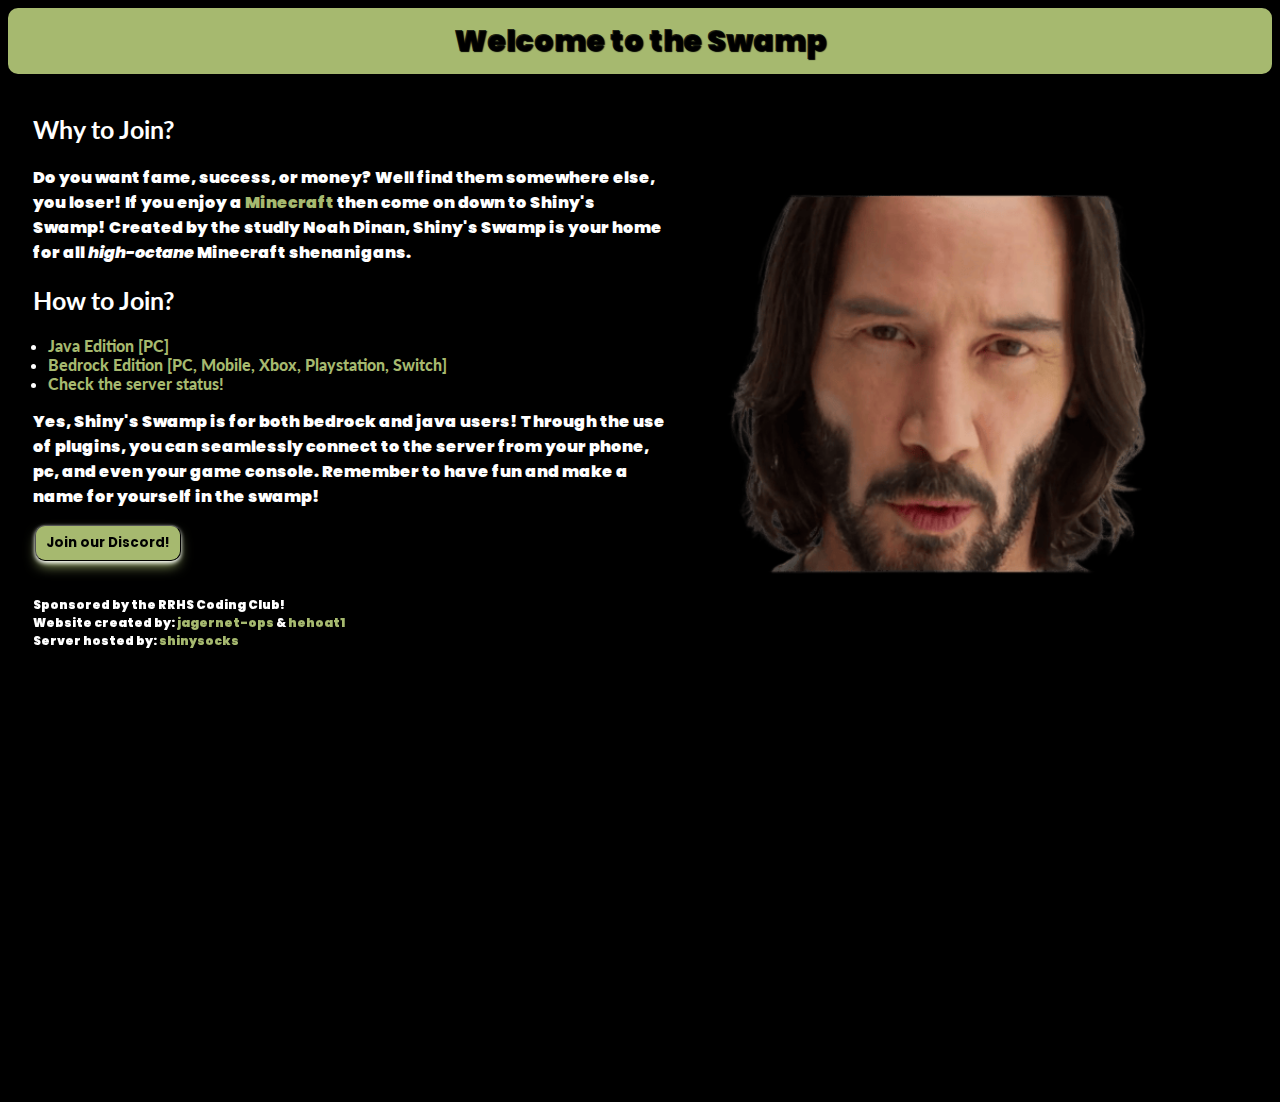
<file: index.html>
<!DOCTYPE html>
<html lang="en">

<head>
  <meta charset="UTF-8">
  <meta http-equiv="X-UA-Compatible" content="IE=edge">
  <meta name="viewport" content="width=device-width, initial-scale=1.0">
  <link rel="icon" href="favicon.ico?" />
  <link rel="stylesheet" href="styles/style.css" />
  <title>Shiny's Swamp</title>
</head>

<body>
  <div class="sticky">Welcome to the Swamp</div>
  <br>
  <h2>Why to Join?</h2>
  <p>
    Do you want fame, success, or money? Well find them somewhere else, you loser! If you enjoy a <a
      target="_blank" href="https://wikipedia.org/wiki/Minecraft">Minecraft</a> then come on down to Shiny's Swamp!
    Created by the studly Noah Dinan, Shiny's Swamp is your home for all <i>high-octane</i> Minecraft shenanigans.
    </p>
  <h2>How to Join?</h2>
  <ul>
    <li>
      <a href="java">Java Edition [PC]</a>
    </li>
    <li>
      <a href="bedrock">Bedrock Edition [PC, Mobile, Xbox, Playstation, Switch]</a>
    </li>
    <li>
      <a href="https://stats.uptimerobot.com/5E4nKcMmG6/794063829" target="_blank">Check the server status!</a>
    </li>
  </ul>
  <p>
    Yes, Shiny's Swamp is for both bedrock and java users! Through the use of plugins, you can seamlessly connect to the
    server from your phone, pc, and even your game console. Remember to have fun and make a name for yourself in the
    swamp!
  </p>
  <a href="https://discord.gg/BTAPRpTCMQ" target="_blank" id="notthisone">
    <button class="button" role="button" id="discord-button"><b>Join our Discord!</b></button>
  </a>
  <br>
  <p id="credits">
    Sponsored by the RRHS Coding Club!
    <br>
    Website created by: <a target="_blank" href="https://github.com/jagernet-ops">jagernet-ops</a> & <a target="_blank" href="https://github.com/hehoat1">hehoat1</a>
    <br>
    Server hosted by: <a target="_blank" href="https://shinysocks.net">shinysocks</a>
    <br>
  </p>
  <img src="images/keanu_is_hot.png" id="keanu-is-hot" alt="Keanu is quite hot">
</body>
</html>
</file>
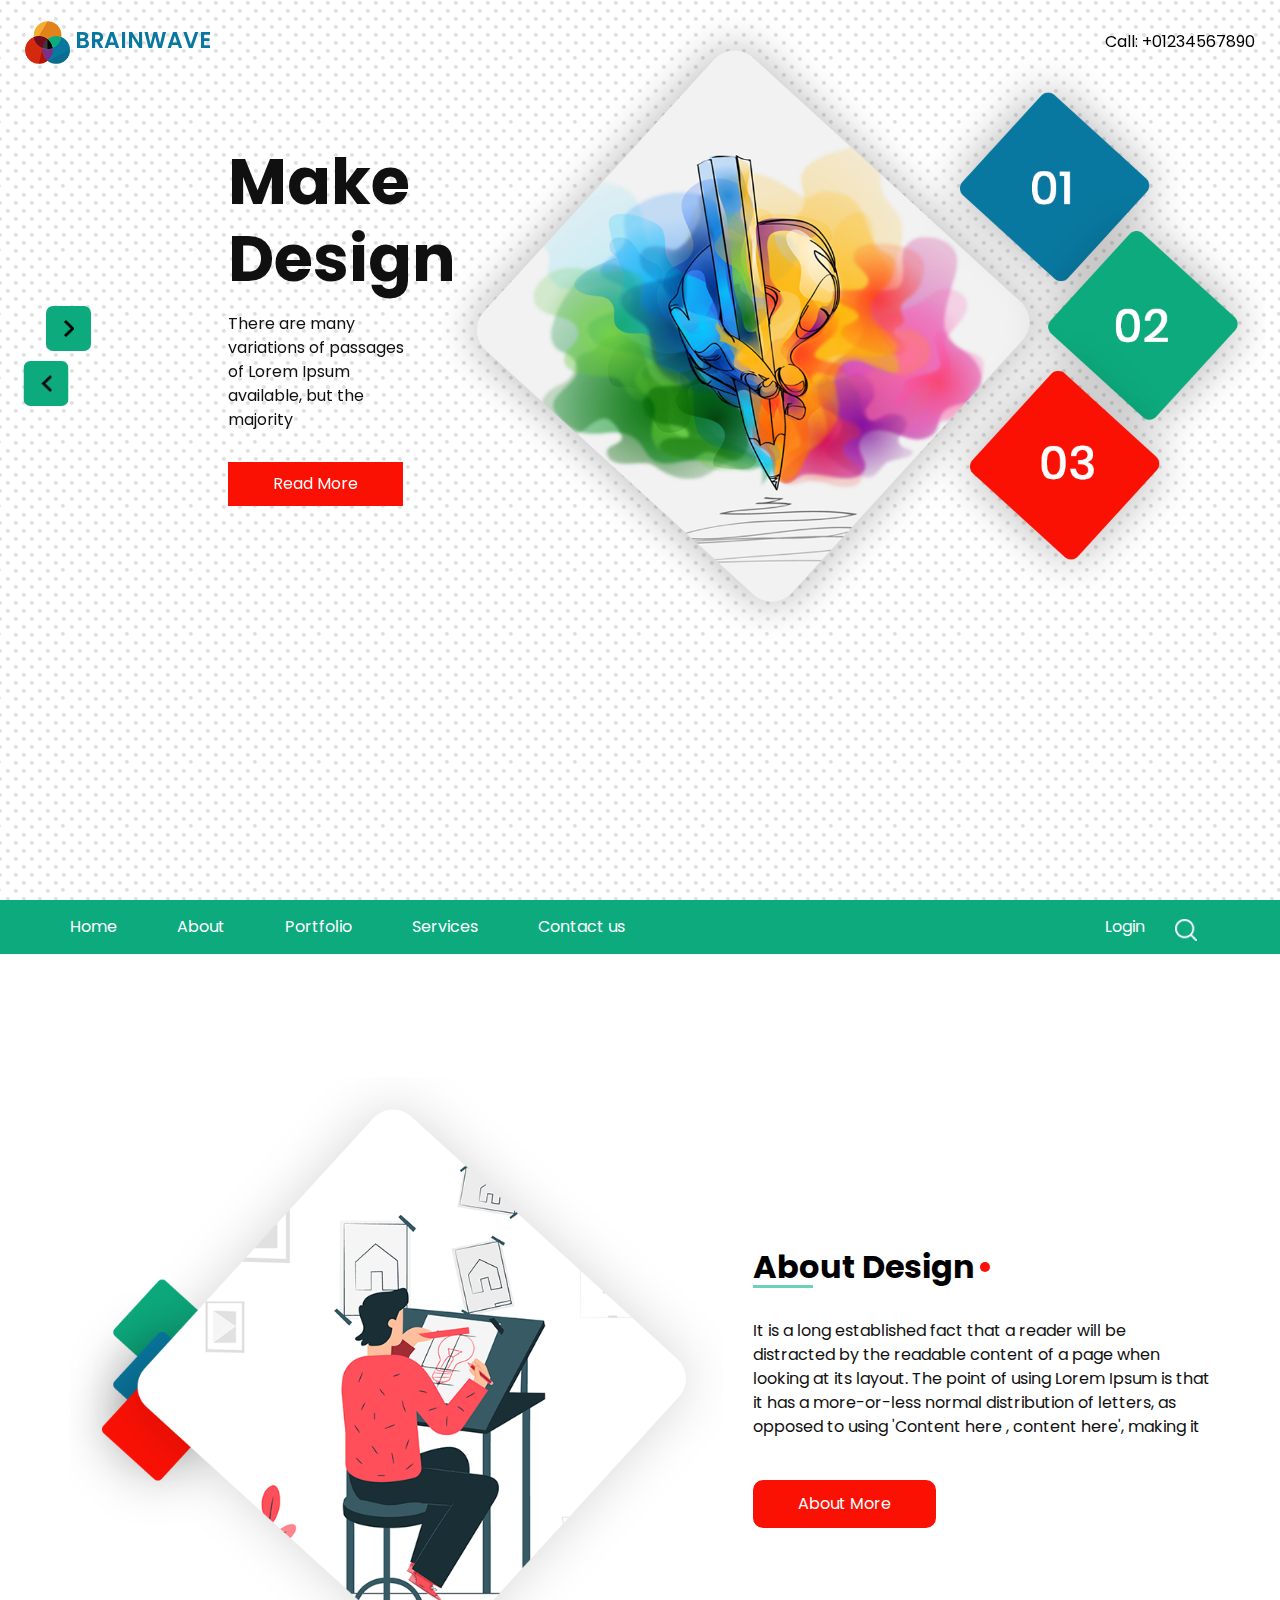
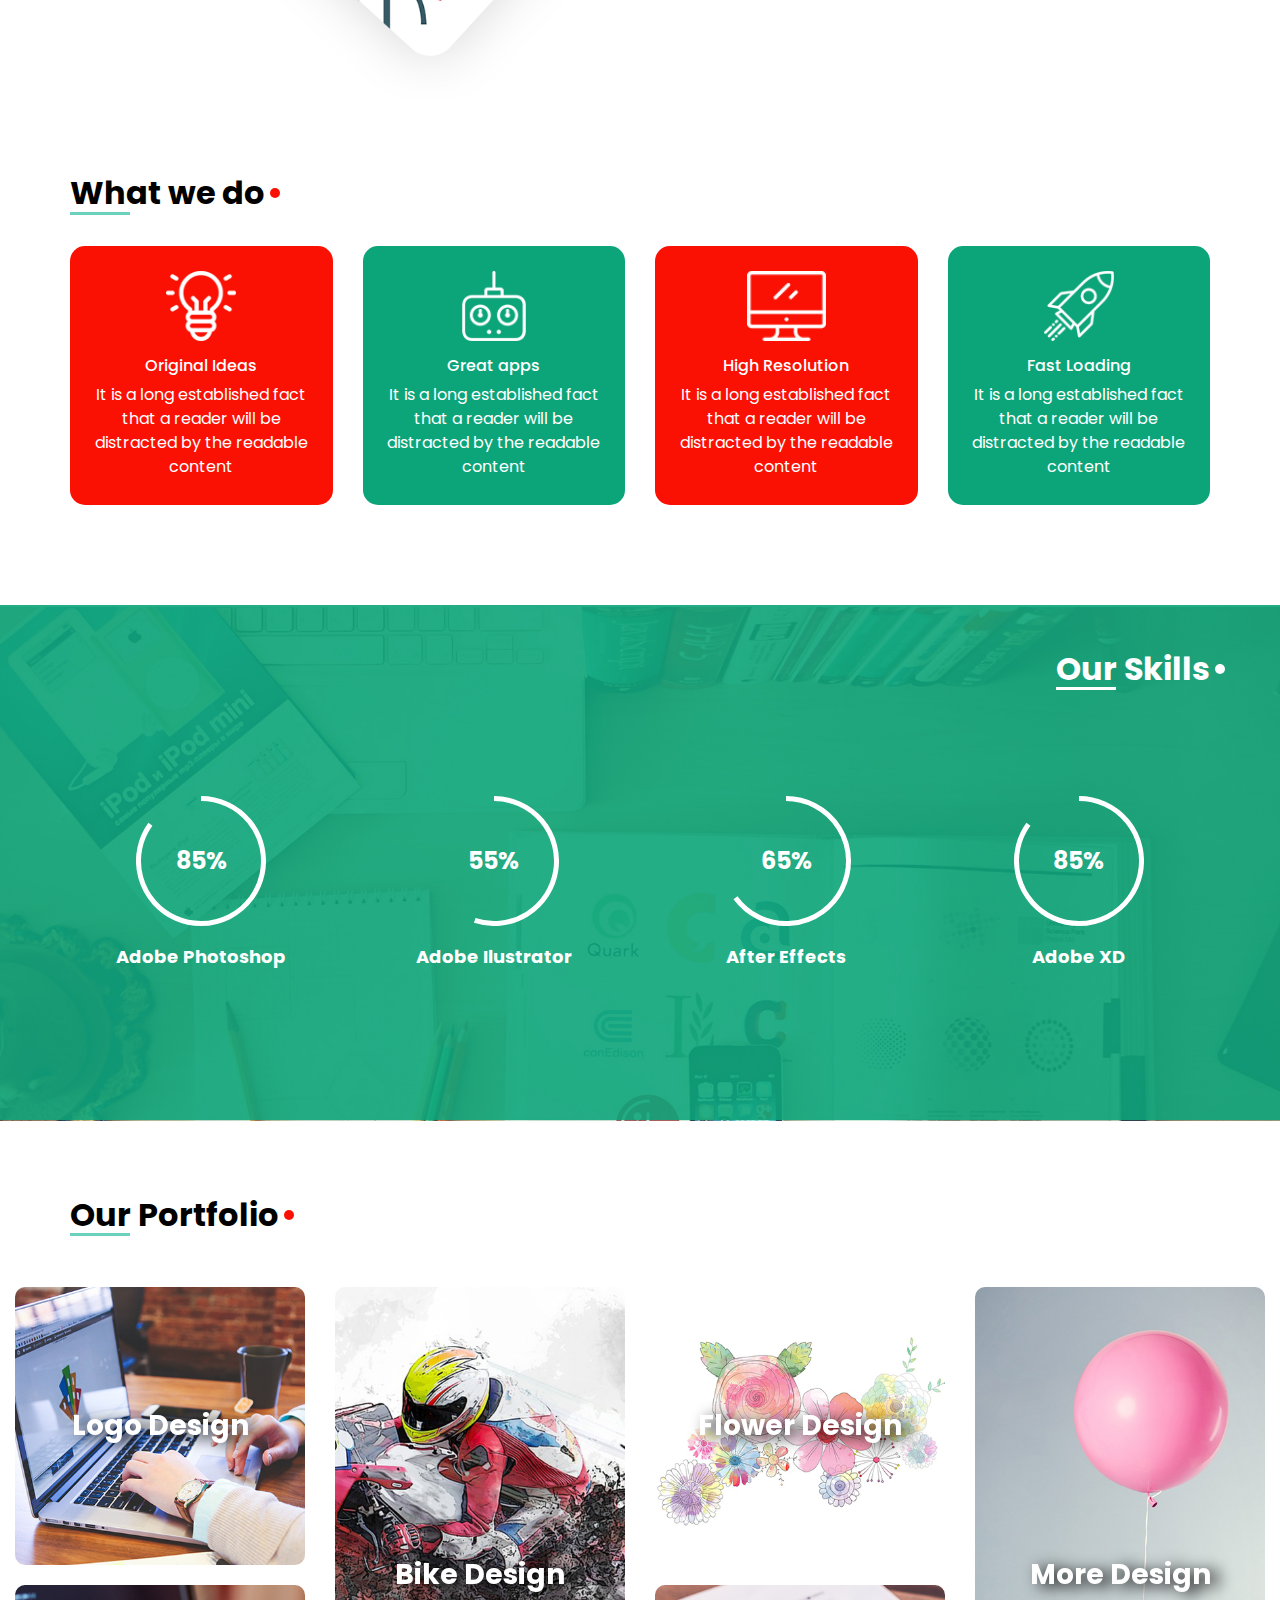
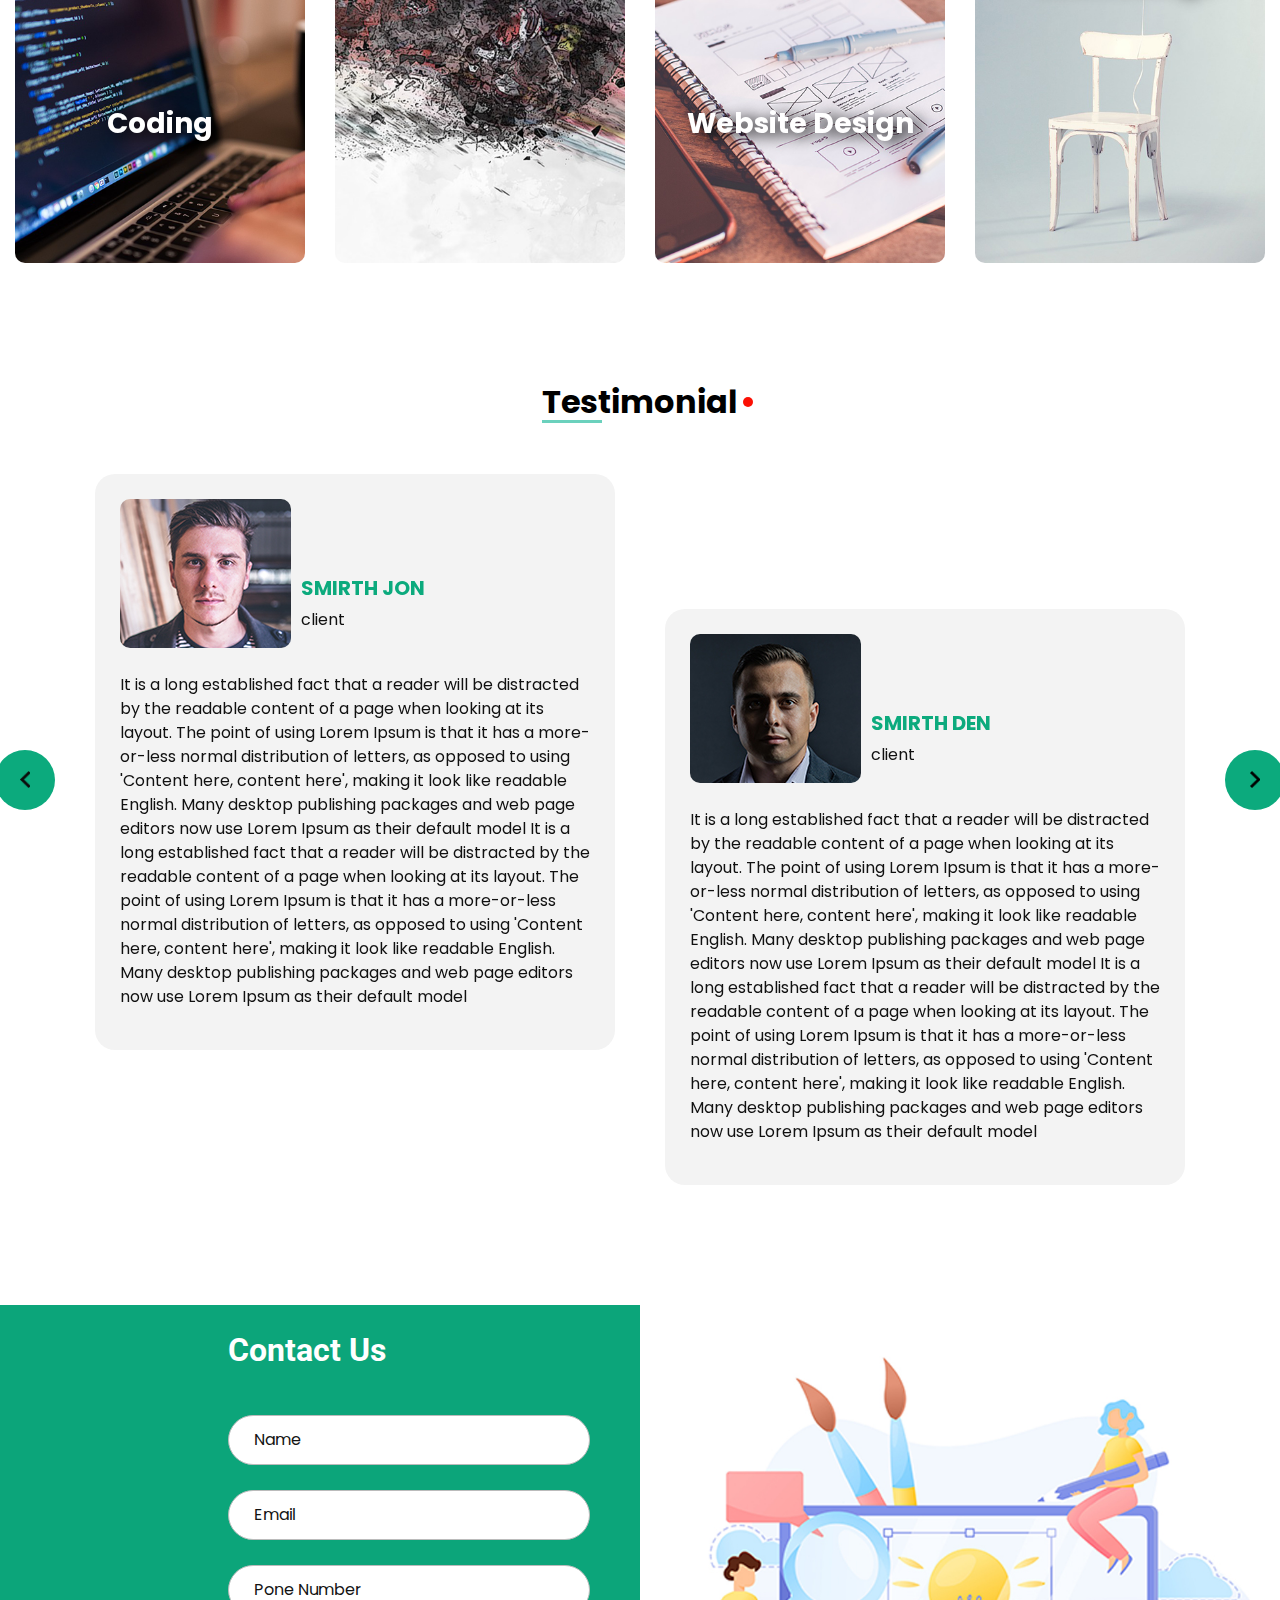
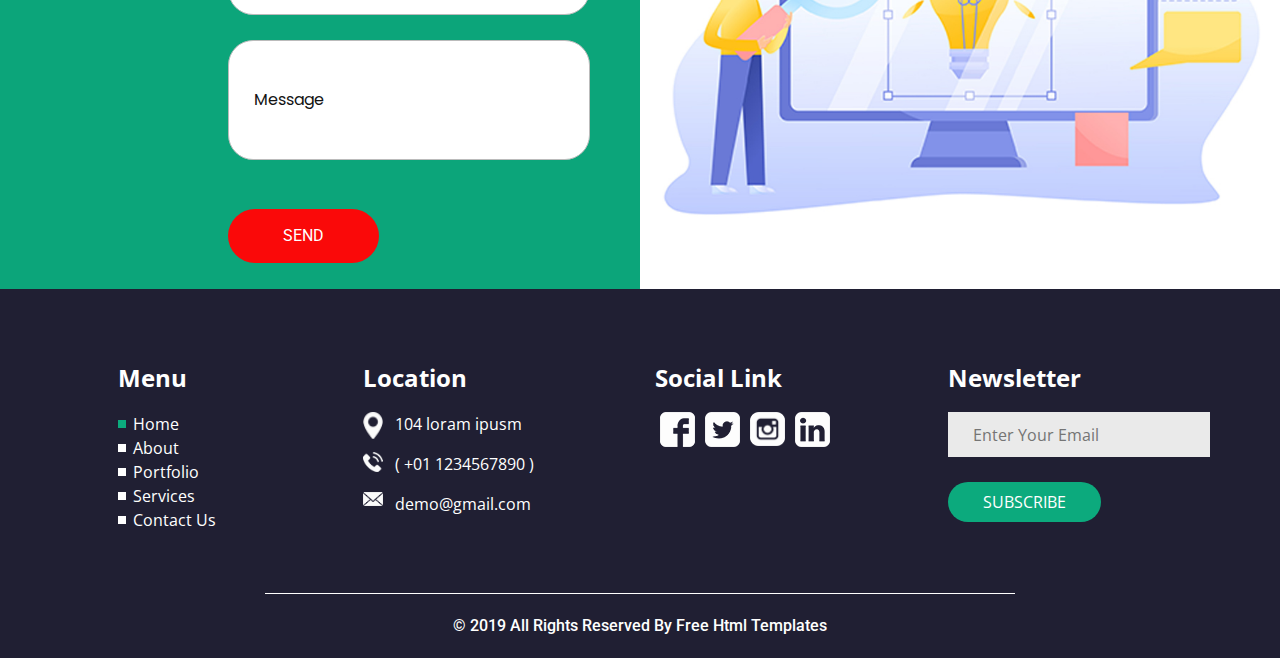
<file: brainwave-html/index.html>
<!DOCTYPE html>
<html lang="en">

<head>
  <!-- Basic -->
  <meta charset="utf-8" />
  <meta http-equiv="X-UA-Compatible" content="IE=edge" />
  <!-- Mobile Metas -->
  <meta name="viewport" content="width=device-width, initial-scale=1, shrink-to-fit=no" />
  <!-- Site Metas -->
  <meta name="keywords" content="" />
  <meta name="description" content="" />
  <meta name="author" content="" />

  <title>Brainwave</title>

  <!-- slider stylesheet -->
  <link rel="stylesheet" type="text/css" href="https://cdnjs.cloudflare.com/ajax/libs/OwlCarousel2/2.1.3/assets/owl.carousel.min.css" />

  <!-- bootstrap core css -->
  <link rel="stylesheet" type="text/css" href="css/bootstrap.css" />

  <!-- fonts style -->
  <link href="https://fonts.googleapis.com/css?family=Open+Sans:400,700|Poppins:400,700|Roboto:400,700&display=swap" rel="stylesheet" />

  <!-- Custom styles for this template -->
  <link href="css/style.css" rel="stylesheet" />
  <!-- responsive style -->
  <link href="css/responsive.css" rel="stylesheet" />
</head>

<body>
  <div class="hero_area">
    <!-- header section strats -->
    <header class="header_section">
      <div class="container-fluid">
        <nav class="navbar navbar-expand-lg custom_nav-container pt-3">
          <a class="navbar-brand" href="index.html">
            <img src="images/logo.png" alt="" />
            <span>
              Brainwave
            </span>
          </a>
          <button class="navbar-toggler" type="button" data-toggle="collapse" data-target="#navbarSupportedContent" aria-controls="navbarSupportedContent" aria-expanded="false" aria-label="Toggle navigation">
            <span class="navbar-toggler-icon"></span>
          </button>

          <div class="collapse navbar-collapse" id="navbarSupportedContent">
            <ul class="navbar-nav ml-auto mr-2">
              <li class="nav-item active">
                <a class="nav-link" href="index.html">Home <span class="sr-only">(current)</span></a>
              </li>
              <li class="nav-item">
                <a class="nav-link" href="about.html">About </a>
              </li>
              <li class="nav-item">
                <a class="nav-link" href="portfolio.html">Portfolio </a>
              </li>
              <li class="nav-item">
                <a class="nav-link" href="service.html">Services</a>
              </li>

              <li class="nav-item">
                <a class="nav-link" href="contact.html">Contact us</a>
              </li>
            </ul>
            <div class="user_option">
              <div class="login_btn-container">
                <a href="">
                  Login
                </a>
              </div>
              <form class="form-inline my-2 my-lg-0">
                <button class="btn  my-2 my-sm-0 nav_search-btn" type="submit"></button>
              </form>
            </div>
          </div>
          <div class="call_btn">
            <a href="">
              Call: +01234567890
            </a>
          </div>
        </nav>
      </div>
    </header>
    <!-- end header section -->

    <section class="slider_section">
      <div class="container-fluid">
        <div id="carouselExampleControls" class="carousel slide" data-ride="carousel">
          <div class="carousel-inner">
            <div class="carousel-item active">
              <div class="row">
                <div class="col-md-3 col-lg-2 offset-md-2">
                  <div class="detail-box">
                    <h1>
                      Make Design
                    </h1>
                    <p>
                      There are many variations of passages of Lorem Ipsum
                      available, but the majority
                    </p>
                    <div>
                      <a href="">
                        Read More
                      </a>
                    </div>
                  </div>
                </div>
                <div class="col-md-7 col-lg-8">
                  <div class="img-box">
                    <img src="images/hero.png" alt="" />
                  </div>
                </div>
              </div>
            </div>
            <div class="carousel-item">
              <div class="row">
                <div class="col-md-3 col-lg-2 offset-md-2">
                  <div class="detail-box">
                    <h1>
                      Make Design
                    </h1>
                    <p>
                      There are many variations of passages of Lorem Ipsum
                      available, but the majority
                    </p>
                    <div>
                      <a href="">
                        Read More
                      </a>
                    </div>
                  </div>
                </div>
                <div class="col-md-7 col-lg-8">
                  <div class="img-box">
                    <img src="images/hero.png" alt="" />
                  </div>
                </div>
              </div>
            </div>
            <div class="carousel-item">
              <div class="row">
                <div class="col-md-3 col-lg-2 offset-md-2">
                  <div class="detail-box">
                    <h1>
                      Make Design
                    </h1>
                    <p>
                      There are many variations of passages of Lorem Ipsum
                      available, but the majority
                    </p>
                    <div>
                      <a href="">
                        Read More
                      </a>
                    </div>
                  </div>
                </div>
                <div class="col-md-7 col-lg-8">
                  <div class="img-box">
                    <img src="images/hero.png" alt="" />
                  </div>
                </div>
              </div>
            </div>
          </div>
          <a class="carousel-control-prev" href="#carouselExampleControls" role="button" data-slide="prev">
            <span class="sr-only">Previous</span>
          </a>
          <a class="carousel-control-next" href="#carouselExampleControls" role="button" data-slide="next">
            <span class="sr-only">Next</span>
          </a>
        </div>
      </div>
    </section>
  </div>

  <!-- custom menu -->
  <div class="custom_menu-container">
    <div class="container">
      <div class="custom_menu">
        <ul class="navbar-nav ">
          <li class="nav-item active">
            <a class="nav-link pl-0" href="index.html">Home <span class="sr-only">(current)</span></a>
          </li>
          <li class="nav-item">
            <a class="nav-link" href="about.html">About </a>
          </li>
          <li class="nav-item">
            <a class="nav-link" href="portfolio.html">Portfolio </a>
          </li>
          <li class="nav-item">
            <a class="nav-link" href="service.html">Services</a>
          </li>

          <li class="nav-item">
            <a class="nav-link" href="contact.html">Contact us</a>
          </li>
        </ul>
        <div class="user_option">
          <div class="login_btn-container">
            <a href="">
              Login
            </a>
          </div>
          <form class="form-inline my-2 my-lg-0">
            <button class="btn  my-2 my-sm-0 nav_search-btn" type="submit"></button>
          </form>
        </div>
      </div>
    </div>
  </div>

  <!-- custom menu -->

  <!-- about section -->

  <section class="about_section layout_padding mt-5">
    <div class="container">
      <div class="row">
        <div class="col-md-7">
          <div class="img-box">
            <img src="images/about-img.png" alt="" />
          </div>
        </div>
        <div class="col-md-5">
          <div class="detail-box">
            <div class="custom_heading-container">
              <h2>
                About Design
              </h2>
            </div>

            <p>
              It is a long established fact that a reader will be distracted
              by the readable content of a page when looking at its layout.
              The point of using Lorem Ipsum is that it has a more-or-less
              normal distribution of letters, as opposed to using 'Content
              here , content here', making it
            </p>
            <div>
              <a href="">
                About More
              </a>
            </div>
          </div>
        </div>
      </div>
    </div>
  </section>

  <!-- end about section -->

  <!-- do section -->
  <section class="do_section layout_padding-bottom">
    <div class="container">
      <div class="custom_heading-container">
        <h2>
          What we do
        </h2>
      </div>
      <div class="row">
        <div class="col-md-3 col-sm-6">
          <div class="content-box bg-red">
            <div class="img-box">
              <img src="images/idea.png" alt="" />
            </div>
            <div class="detail-box">
              <h6>
                Original Ideas
              </h6>
              <p>
                It is a long established fact that a reader will be distracted
                by the readable content
              </p>
            </div>
          </div>
        </div>
        <div class="col-md-3 col-sm-6">
          <div class="content-box bg-green">
            <div class="img-box">
              <img src="images/controller.png" alt="" />
            </div>
            <div class="detail-box">
              <h6>
                Great apps
              </h6>
              <p>
                It is a long established fact that a reader will be distracted
                by the readable content
              </p>
            </div>
          </div>
        </div>
        <div class="col-md-3 col-sm-6">
          <div class="content-box bg-red">
            <div class="img-box">
              <img src="images/monitor.png" alt="" />
            </div>
            <div class="detail-box">
              <h6>
                High Resolution
              </h6>
              <p>
                It is a long established fact that a reader will be distracted
                by the readable content
              </p>
            </div>
          </div>
        </div>
        <div class="col-md-3 col-sm-6">
          <div class="content-box bg-green">
            <div class="img-box">
              <img src="images/rocket-ship.png" alt="" />
            </div>
            <div class="detail-box">
              <h6>
                Fast Loading
              </h6>
              <p>
                It is a long established fact that a reader will be distracted
                by the readable content
              </p>
            </div>
          </div>
        </div>
      </div>
    </div>
  </section>

  <!-- end do section -->
  <!-- skill section -->

  <section class="skill_section layout_padding2">
    <div class="container">
      <div class="custom_heading-container">
        <h2>
          Our Skills
        </h2>
      </div>
      <div class="skill_padding">
        <div class="row">
          <div class="col-md-3 col-sm-6">
            <div class="box">
              <div class="circle" id="circles-1"></div>
              <h6>
                Adobe Photoshop
              </h6>
            </div>
          </div>
          <div class="col-md-3 col-sm-6">
            <div class="box">
              <div class="circle" id="circles-2"></div>
              <h6>
                Adobe Ilustrator
              </h6>
            </div>
          </div>
          <div class="col-md-3 col-sm-6">
            <div class="box">
              <div class="circle" id="circles-3"></div>
              <h6>
                After Effects
              </h6>
            </div>
          </div>
          <div class="col-md-3 col-sm-6">
            <div class="box">
              <div class="circle" id="circles-4"></div>
              <h6>
                Adobe XD
              </h6>
            </div>
          </div>
        </div>
      </div>
    </div>
  </section>

  <!-- end skill section -->

  <!-- portfolio section -->
  <section class="portfolio_section layout_padding">
    <div class="container">
      <div class="custom_heading-container">
        <h2>
          Our Portfolio
        </h2>
      </div>
    </div>
    <div class="container-fluid">
      <div class="row">
        <div class="col-md-6">
          <div class="row">
            <div class="col-sm-6">
              <div class="box b-1">
                <img src="images/p-1.png" alt="" />
                <h4>
                  Logo Design
                </h4>
              </div>
              <div class="box b-2">
                <img src="images/p-2.png" alt="" />
                <h4>
                  Coding
                </h4>
              </div>
            </div>
            <div class="col-sm-6">
              <div class="box b-3">
                <img src="images/p-3.png" alt="" />
                <h4>
                  Bike Design
                </h4>
              </div>
            </div>
          </div>
        </div>
        <div class="col-md-6">
          <div class="row">
            <div class="col-sm-6">
              <div class="box b-4">
                <img src="images/p-4.png" alt="" />
                <h4>
                  Flower Design
                </h4>
              </div>
              <div class="box b-5">
                <img src="images/p-5.png" alt="" />
                <h4>
                  Website Design
                </h4>
              </div>
            </div>
            <div class="col-sm-6">
              <div class="box b-6">
                <img src="images/p-6.jpg" alt="" />
                <h4>
                  More Design
                </h4>
              </div>
            </div>
          </div>
        </div>
      </div>
    </div>
  </section>

  <!-- end portfolio section -->

  <!-- client section -->
  <section class="client_section layout_padding-bottom">
    <div class="container">
      <div class="custom_heading-container">
        <h2>
          Testimonial
        </h2>
      </div>
    </div>

    <div class="container">
      <div id="carouselExample2Controls" class="carousel slide" data-ride="carousel">
        <div class="carousel-inner">
          <div class="carousel-item active">
            <div class="client_container layout_padding2">
              <div class="client_box b-1">
                <div class="client-id">
                  <div class="img-box">
                    <img src="images/client-1.jpg" alt="" />
                  </div>
                  <div class="name">
                    <h5>
                      smirth jon
                    </h5>
                    <p>
                      client
                    </p>
                  </div>
                </div>
                <div class="detail">
                  <p>
                    It is a long established fact that a reader will be distracted
                    by the readable content of a page when looking at its layout.
                    The point of using Lorem Ipsum is that it has a more-or-less
                    normal distribution of letters, as opposed to using 'Content
                    here, content here', making it look like readable English. Many
                    desktop publishing packages and web page editors now use Lorem
                    Ipsum as their default model It is a long established fact that
                    a reader will be distracted by the readable content of a page
                    when looking at its layout. The point of using Lorem Ipsum is
                    that it has a more-or-less normal distribution of letters, as
                    opposed to using 'Content here, content here', making it look
                    like readable English. Many desktop publishing packages and web
                    page editors now use Lorem Ipsum as their default model
                  </p>
                </div>
              </div>
              <div class="client_box b-2">
                <div class="client-id">
                  <div class="img-box">
                    <img src="images/client-2.jpg" alt="" />
                  </div>
                  <div class="name">
                    <h5>
                      smirth den
                    </h5>
                    <p>
                      client
                    </p>
                  </div>
                </div>
                <div class="detail">
                  <p>
                    It is a long established fact that a reader will be distracted
                    by the readable content of a page when looking at its layout.
                    The point of using Lorem Ipsum is that it has a more-or-less
                    normal distribution of letters, as opposed to using 'Content
                    here, content here', making it look like readable English. Many
                    desktop publishing packages and web page editors now use Lorem
                    Ipsum as their default model It is a long established fact that
                    a reader will be distracted by the readable content of a page
                    when looking at its layout. The point of using Lorem Ipsum is
                    that it has a more-or-less normal distribution of letters, as
                    opposed to using 'Content here, content here', making it look
                    like readable English. Many desktop publishing packages and web
                    page editors now use Lorem Ipsum as their default model
                  </p>
                </div>
              </div>
            </div>
          </div>
          <div class="carousel-item">
            <div class="client_container layout_padding2">
              <div class="client_box b-1">
                <div class="client-id">
                  <div class="img-box">
                    <img src="images/client-1.jpg" alt="" />
                  </div>
                  <div class="name">
                    <h5>
                      smirth jon
                    </h5>
                    <p>
                      client
                    </p>
                  </div>
                </div>
                <div class="detail">
                  <p>
                    It is a long established fact that a reader will be distracted
                    by the readable content of a page when looking at its layout.
                    The point of using Lorem Ipsum is that it has a more-or-less
                    normal distribution of letters, as opposed to using 'Content
                    here, content here', making it look like readable English. Many
                    desktop publishing packages and web page editors now use Lorem
                    Ipsum as their default model It is a long established fact that
                    a reader will be distracted by the readable content of a page
                    when looking at its layout. The point of using Lorem Ipsum is
                    that it has a more-or-less normal distribution of letters, as
                    opposed to using 'Content here, content here', making it look
                    like readable English. Many desktop publishing packages and web
                    page editors now use Lorem Ipsum as their default model
                  </p>
                </div>
              </div>
              <div class="client_box b-2">
                <div class="client-id">
                  <div class="img-box">
                    <img src="images/client-2.jpg" alt="" />
                  </div>
                  <div class="name">
                    <h5>
                      smirth den
                    </h5>
                    <p>
                      client
                    </p>
                  </div>
                </div>
                <div class="detail">
                  <p>
                    It is a long established fact that a reader will be distracted
                    by the readable content of a page when looking at its layout.
                    The point of using Lorem Ipsum is that it has a more-or-less
                    normal distribution of letters, as opposed to using 'Content
                    here, content here', making it look like readable English. Many
                    desktop publishing packages and web page editors now use Lorem
                    Ipsum as their default model It is a long established fact that
                    a reader will be distracted by the readable content of a page
                    when looking at its layout. The point of using Lorem Ipsum is
                    that it has a more-or-less normal distribution of letters, as
                    opposed to using 'Content here, content here', making it look
                    like readable English. Many desktop publishing packages and web
                    page editors now use Lorem Ipsum as their default model
                  </p>
                </div>
              </div>
            </div>
          </div>
          <div class="carousel-item">
            <div class="client_container layout_padding2">
              <div class="client_box b-1">
                <div class="client-id">
                  <div class="img-box">
                    <img src="images/client-1.jpg" alt="" />
                  </div>
                  <div class="name">
                    <h5>
                      smirth jon
                    </h5>
                    <p>
                      client
                    </p>
                  </div>
                </div>
                <div class="detail">
                  <p>
                    It is a long established fact that a reader will be distracted
                    by the readable content of a page when looking at its layout.
                    The point of using Lorem Ipsum is that it has a more-or-less
                    normal distribution of letters, as opposed to using 'Content
                    here, content here', making it look like readable English. Many
                    desktop publishing packages and web page editors now use Lorem
                    Ipsum as their default model It is a long established fact that
                    a reader will be distracted by the readable content of a page
                    when looking at its layout. The point of using Lorem Ipsum is
                    that it has a more-or-less normal distribution of letters, as
                    opposed to using 'Content here, content here', making it look
                    like readable English. Many desktop publishing packages and web
                    page editors now use Lorem Ipsum as their default model
                  </p>
                </div>
              </div>
              <div class="client_box b-2">
                <div class="client-id">
                  <div class="img-box">
                    <img src="images/client-2.jpg" alt="" />
                  </div>
                  <div class="name">
                    <h5>
                      smirth den
                    </h5>
                    <p>
                      client
                    </p>
                  </div>
                </div>
                <div class="detail">
                  <p>
                    It is a long established fact that a reader will be distracted
                    by the readable content of a page when looking at its layout.
                    The point of using Lorem Ipsum is that it has a more-or-less
                    normal distribution of letters, as opposed to using 'Content
                    here, content here', making it look like readable English. Many
                    desktop publishing packages and web page editors now use Lorem
                    Ipsum as their default model It is a long established fact that
                    a reader will be distracted by the readable content of a page
                    when looking at its layout. The point of using Lorem Ipsum is
                    that it has a more-or-less normal distribution of letters, as
                    opposed to using 'Content here, content here', making it look
                    like readable English. Many desktop publishing packages and web
                    page editors now use Lorem Ipsum as their default model
                  </p>
                </div>
              </div>
            </div>
          </div>
        </div>
        <a class="carousel-control-prev" href="#carouselExample2Controls" role="button" data-slide="prev">
          <span class="sr-only">Previous</span>
        </a>
        <a class="carousel-control-next" href="#carouselExample2Controls" role="button" data-slide="next">
          <span class="sr-only">Next</span>
        </a>
      </div>
    </div>
  </section>

  <!-- end client section -->

  <!-- contact section -->

  <section class="contact_section ">
    <div class="container-fluid">
      <div class="row">
        <div class="col-lg-4 offset-lg-2 col-md-5 offset-md-1">
          <h2 class="custom_heading">Contact Us</h2>
          <form action="#">
            <div>
              <input type="text" placeholder="Name" />
            </div>
            <div>
              <input type="email" placeholder="Email" />
            </div>
            <div>
              <input type="text" placeholder="Pone Number" />
            </div>
            <div>
              <input type="text" class="message-box" placeholder="Message" />
            </div>
            <div class="d-flex  mt-4 ">
              <button>
                SEND
              </button>
            </div>
          </form>
        </div>
        <div class="col-md-6 px-0">
          <div class="img-box">
            <img src="images/contact.jpg" alt="" class="w-100" />
          </div>
        </div>
      </div>
    </div>
  </section>

  <!-- end contact section -->

  <!-- info section -->
  <section class="info_section layout_padding-top layout_padding2-bottom">
    <div class="container">
      <div class="row">
        <div class="col-md-6 col-lg-3">
          <div class="info_links pl-lg-5">
            <h4>
              Menu
            </h4>
            <ul>
              <li class="active">
                <a href="index.html">
                  Home
                </a>
              </li>
              <li>
                <a href="about.html">
                  About
                </a>
              </li>
              <li>
                <a class="" href="portfolio.html">Portfolio </a>
              </li>
              <li>
                <a class="" href="service.html">Services</a>
              </li>
              <li>
                <a href="contact.html">
                  Contact Us
                </a>
              </li>
            </ul>
          </div>
        </div>
        <div class="col-md-6 col-lg-3">
          <div class="info_contact">
            <h4>
              Location
            </h4>
            <div>
              <img src="images/location.png" alt="" />
              <p>
                104 loram ipusm
              </p>
            </div>
            <div>
              <img src="images/telephone.png" alt="" />
              <p>
                ( +01 1234567890 )
              </p>
            </div>
            <div>
              <img src="images/envelope.png" alt="" />
              <p>
                demo@gmail.com
              </p>
            </div>
          </div>
        </div>

        <div class="col-md-6 col-lg-3">
          <div class="info_social">
            <h4>
              Social Link
            </h4>
            <div class="social_container">
              <div>
                <a href="">
                  <img src="images/facebook-logo.png" alt="" />
                </a>
              </div>
              <div>
                <a href="">
                  <img src="images/twitter-logo.png" alt="" />
                </a>
              </div>
              <div>
                <a href="">
                  <img src="images/instagram.png" alt="" />
                </a>
              </div>
              <div>
                <a href="">
                  <img src="images/linkedin-sign.png" alt="" />
                </a>
              </div>
            </div>
          </div>
        </div>
        <div class="col-md-6 col-lg-3">
          <div class="info_form">
            <h4>
              Newsletter
            </h4>
            <form action="#">
              <input type="text" placeholder="Enter Your Email" />
              <button type="submit">
                Subscribe
              </button>
            </form>
          </div>
        </div>
      </div>
    </div>
  </section>

  <!-- end info_section -->

  <!-- footer section -->
  <footer class="container-fluid footer_section">
    <p>
      &copy; 2019 All Rights Reserved By
      <a href="https://html.design/">Free Html Templates</a>
    </p>
  </footer>
  <!-- footer section -->

  <script src="js/jquery-3.4.1.min.js"></script>
  <script src="js/bootstrap.js"></script>
  <script src="js/circles.min.js"></script>
  <script src="js/custom.js"></script>


</body>

</html>
</file>
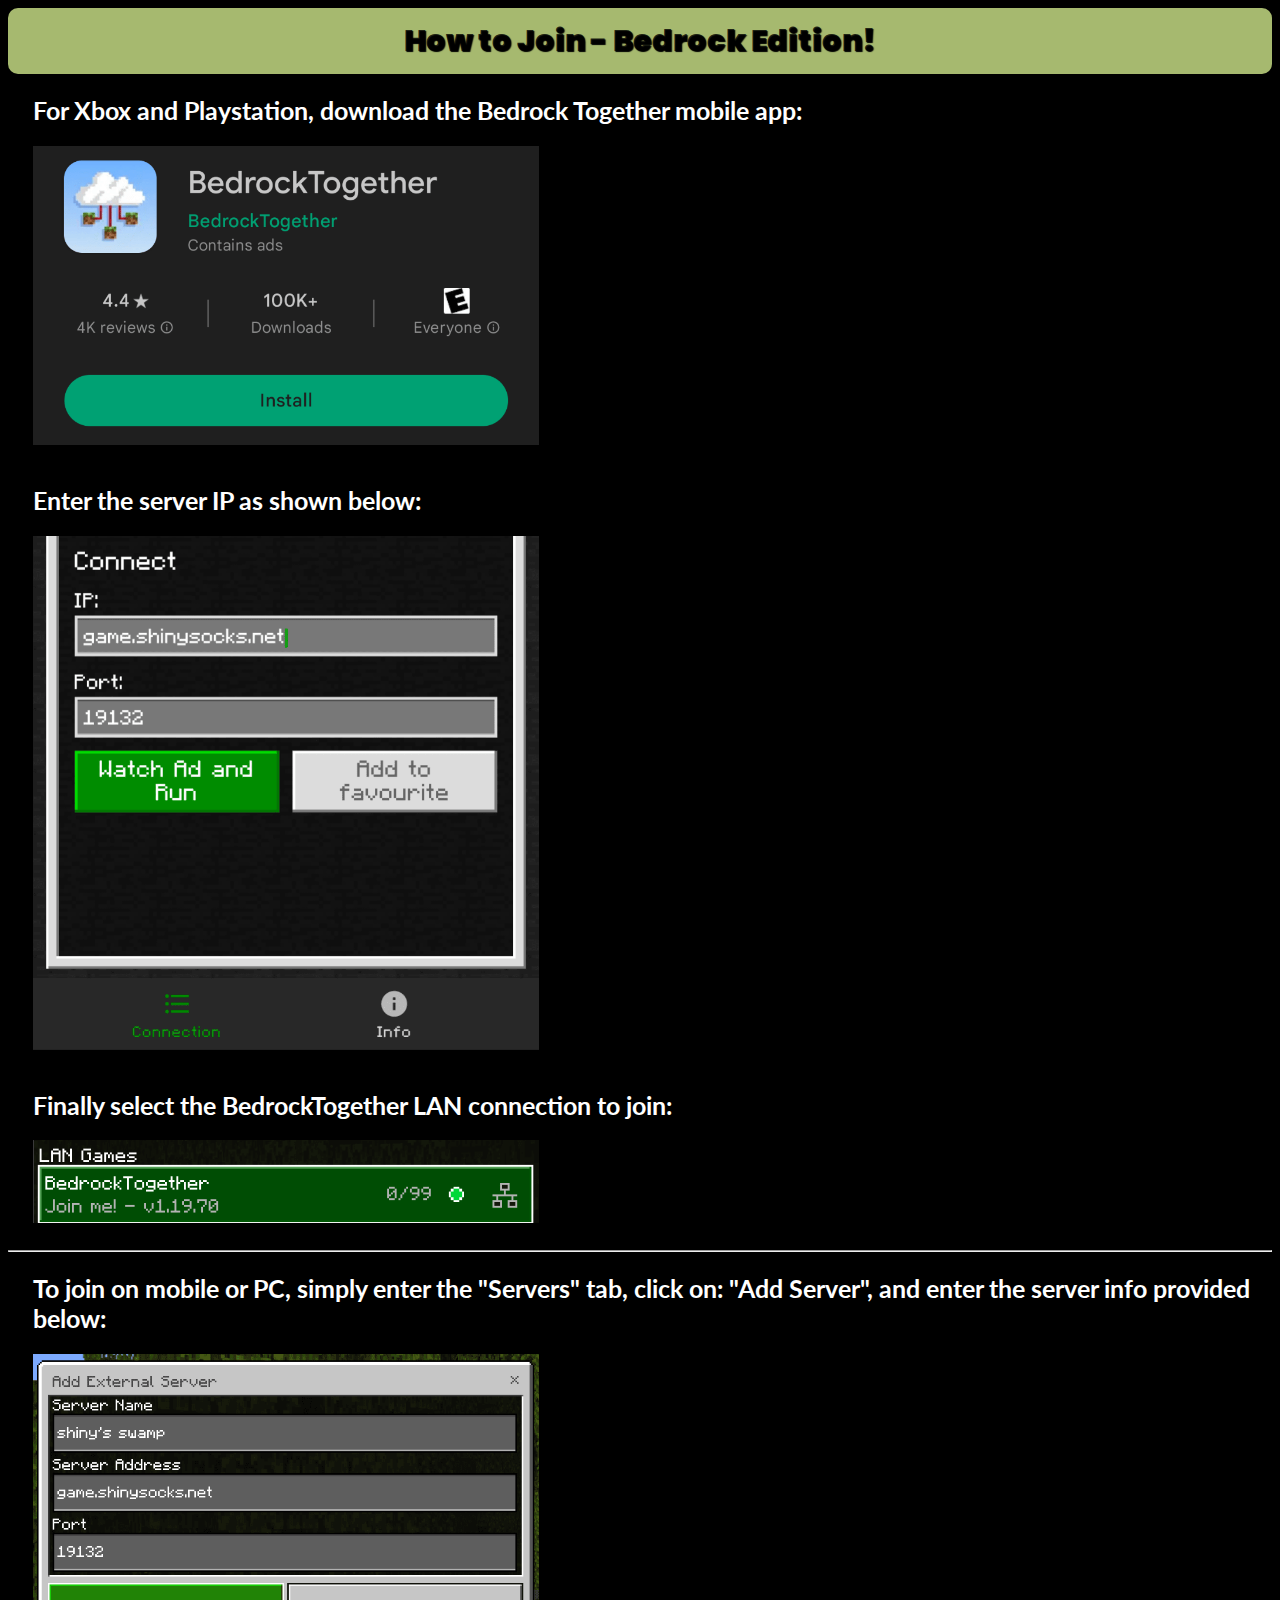
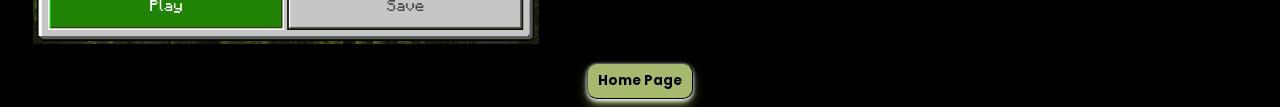
<file: bedrock.html>
<!DOCTYPE html>
<html lang="en">
<head>
    <meta charset="UTF-8">
    <meta http-equiv="X-UA-Compatible" content="IE=edge">
    <meta name="viewport" content="width=device-width, initial-scale=1.0">
    <link rel="stylesheet" href="css/style.css" />
    <title>Bedrock - How To Join</title>
</head>
<body>
    <div class="sticky">How to Join - Bedrock Edition!</div>
        <li>
            <h2>
                For Xbox and Playstation, download the Bedrock Together mobile app:
            </h2>
        </li>
        <img id="info-image" src="images/bedrock_together.png" alt="bedrock together download" />
        <br>
        <li>
            <h2>
                Enter the server IP as shown below:
            </h2>
        </li>
        <img id="info-image" src="images/bedrock_together_ip.png" alt="bedrock together ip" />
        <br>
        <li>
            <h2>
                Finally select the BedrockTogether LAN connection to join:
            </h2>
        </li>
        <img id="info-image" src="images/bedrock_together_LAN.png" alt="bedrock together LAN" />
        <br>
        <hr>
        <li>
            <h2>
                To join on mobile or PC, simply enter the "Servers" tab, click on: "Add Server", and enter the server info provided below:
            </h2>
        </li>
        <img id="info-image" src="images/bedrock.png" alt="bedrock server info" />
    <br>
    <a href="https://play.shinysocks.net">
        <button class="button" role="button" id="bedrock-home"><b>Home Page</b></button>
    </a>
</body>
</html>
</file>
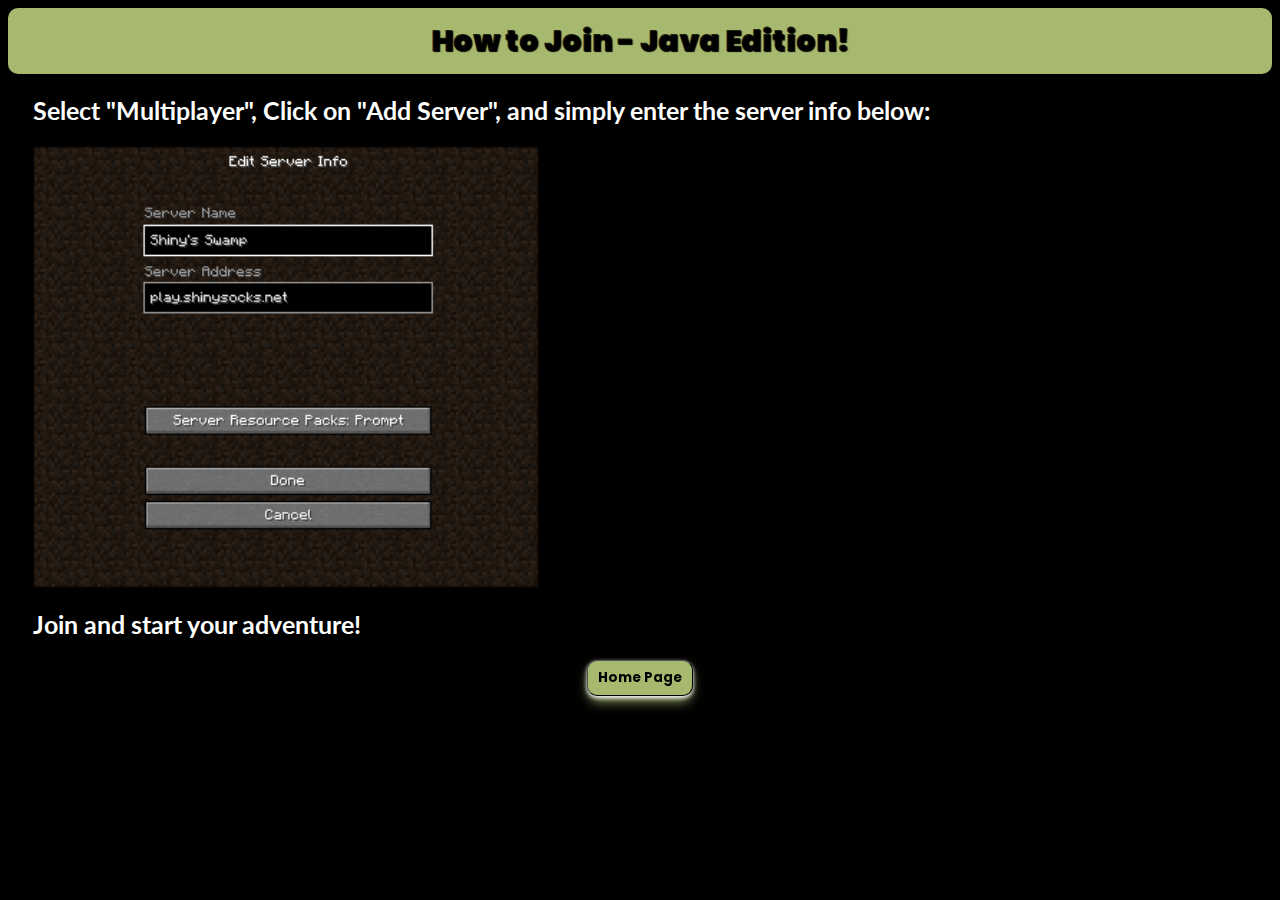
<file: java.html>
<!DOCTYPE html>
<html lang="en">
    <head>
        <meta charset="UTF-8">
        <meta http-equiv="X-UA-Compatible" content="IE=edge">
        <meta name="viewport" content="width=device-width, initial-scale=1.0">
        <link rel="icon" href="favicon.ico?" />
        <link rel="stylesheet" href="css/style.css" />
        <title>Java - How To Join</title>
    </head>
    <body>
        <div class="sticky">
            How to Join - Java Edition!
        </div>
            <li>
                <h2>
                    Select "Multiplayer", Click on "Add Server", and simply enter the server info below:
                </h2>
                <img id="info-image" src="images/java.png"
                    alt="java server info" />
            </li>
            <li>
                <h2>
                    Join and start your adventure!
                </h2>
            </li>
        <a href="https://play.shinysocks.net">
            <button class="button" role="button" id="java-home"><b>Home Page</b></button>
        </a>
        </body>
    </html>
</file>
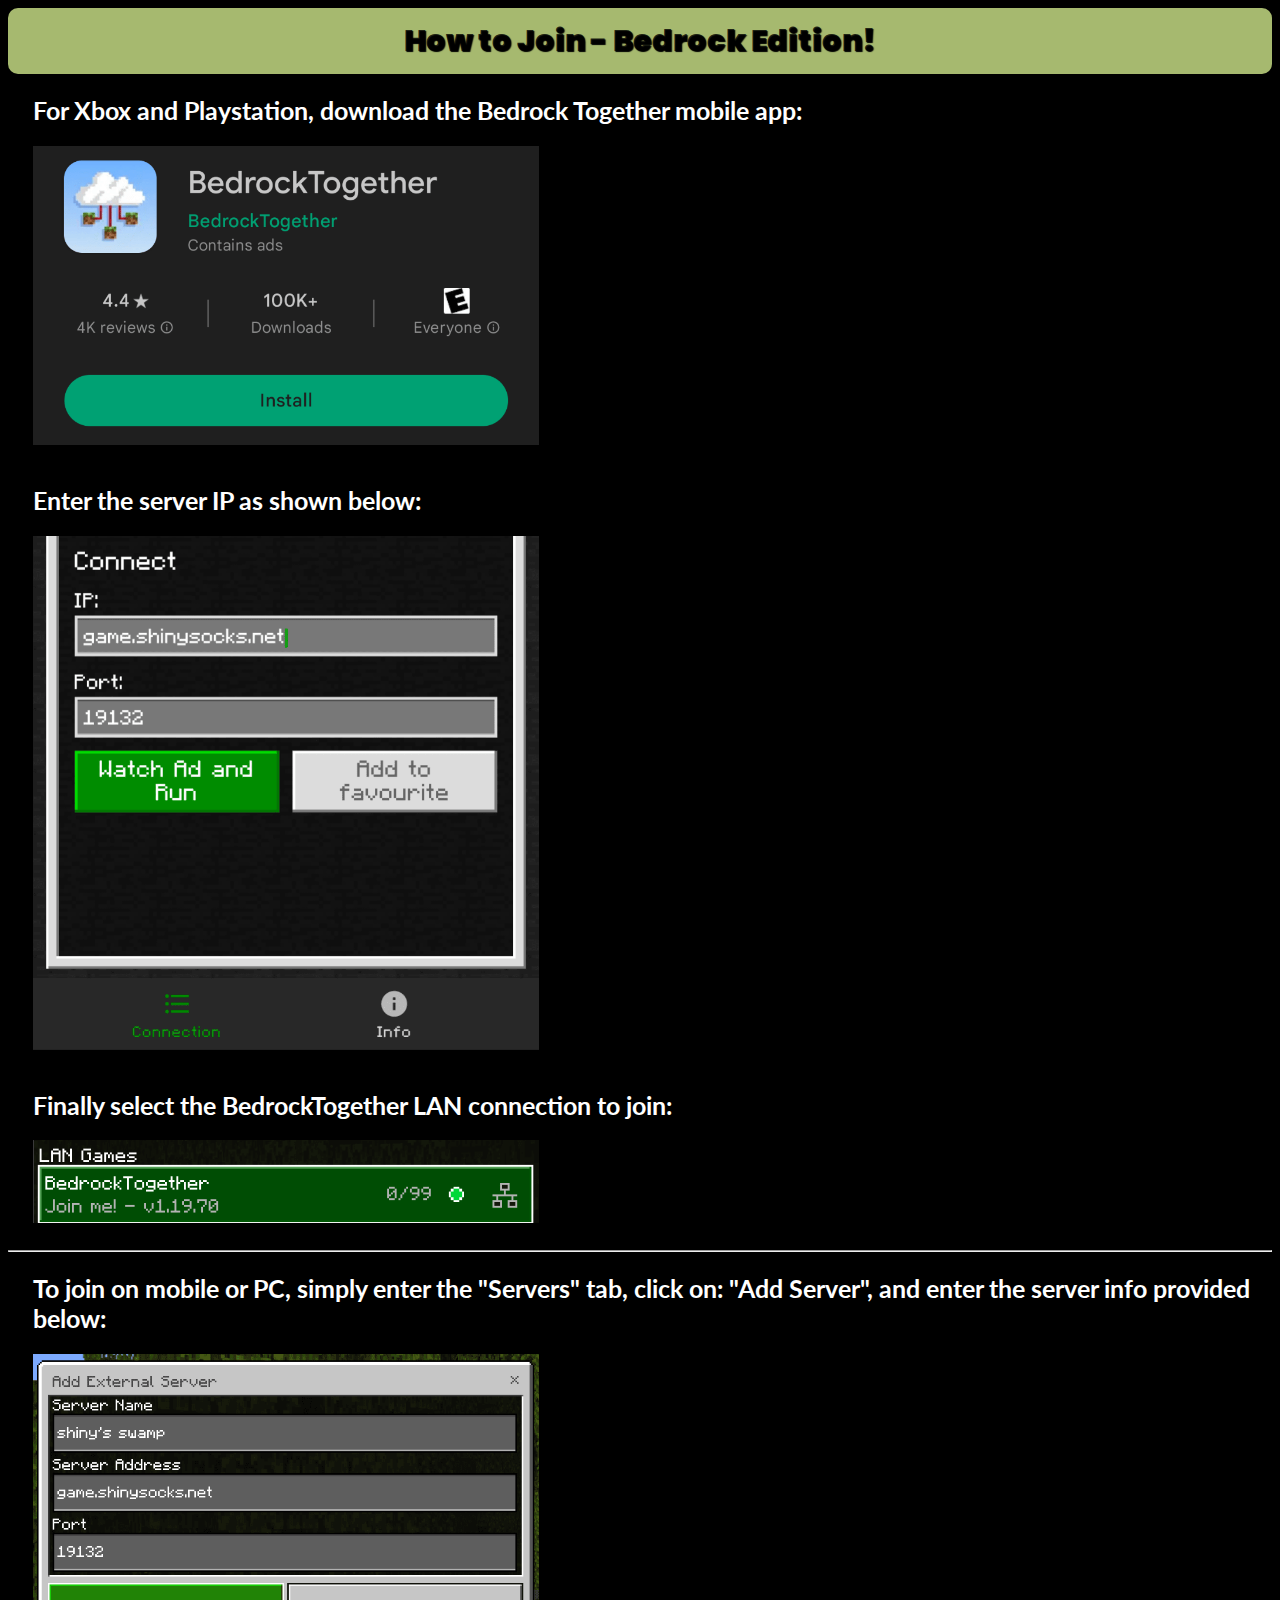
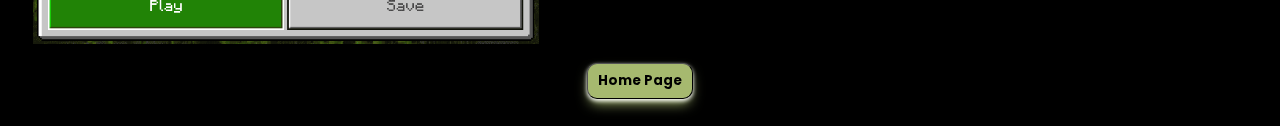
<file: bedrock/bedrock.html>
<!DOCTYPE html>
<html lang="en">
<head>
    <meta charset="UTF-8">
    <meta http-equiv="X-UA-Compatible" content="IE=edge">
    <meta name="viewport" content="width=device-width, initial-scale=1.0">
    <link rel="stylesheet" href="../styles/style.css" />
    <title>Bedrock - How To Join</title>
</head>
<body>
    <div class="sticky">How to Join - Bedrock Edition!</div>
        <li>
            <h2>
                For Xbox and Playstation, download the Bedrock Together mobile app:
            </h2>
        </li>
        <img id="info-image" src="../images/bedrock_together.png" alt="bedrock together download" />
        <br>
        <li>
            <h2>
                Enter the server IP as shown below:
            </h2>
        </li>
        <img id="info-image" src="../images/bedrock_together_ip.png" alt="bedrock together ip" />
        <br>
        <li>
            <h2>
                Finally select the BedrockTogether LAN connection to join:
            </h2>
        </li>
        <img id="info-image" src="../images/bedrock_together_LAN.png" alt="bedrock together LAN" />
        <br>
        <hr>
        <li>
            <h2>
                To join on mobile or PC, simply enter the "Servers" tab, click on: "Add Server", and enter the server info provided below:
            </h2>
        </li>
        <img id="info-image" src="../images/bedrock.png" alt="bedrock server info" />
    <br>
    <a href="https://play.shinysocks.net">
        <button class="button" role="button" id="bedrock-home"><b>Home Page</b></button>
    </a>
    <br>
</body>
</html>
</file>
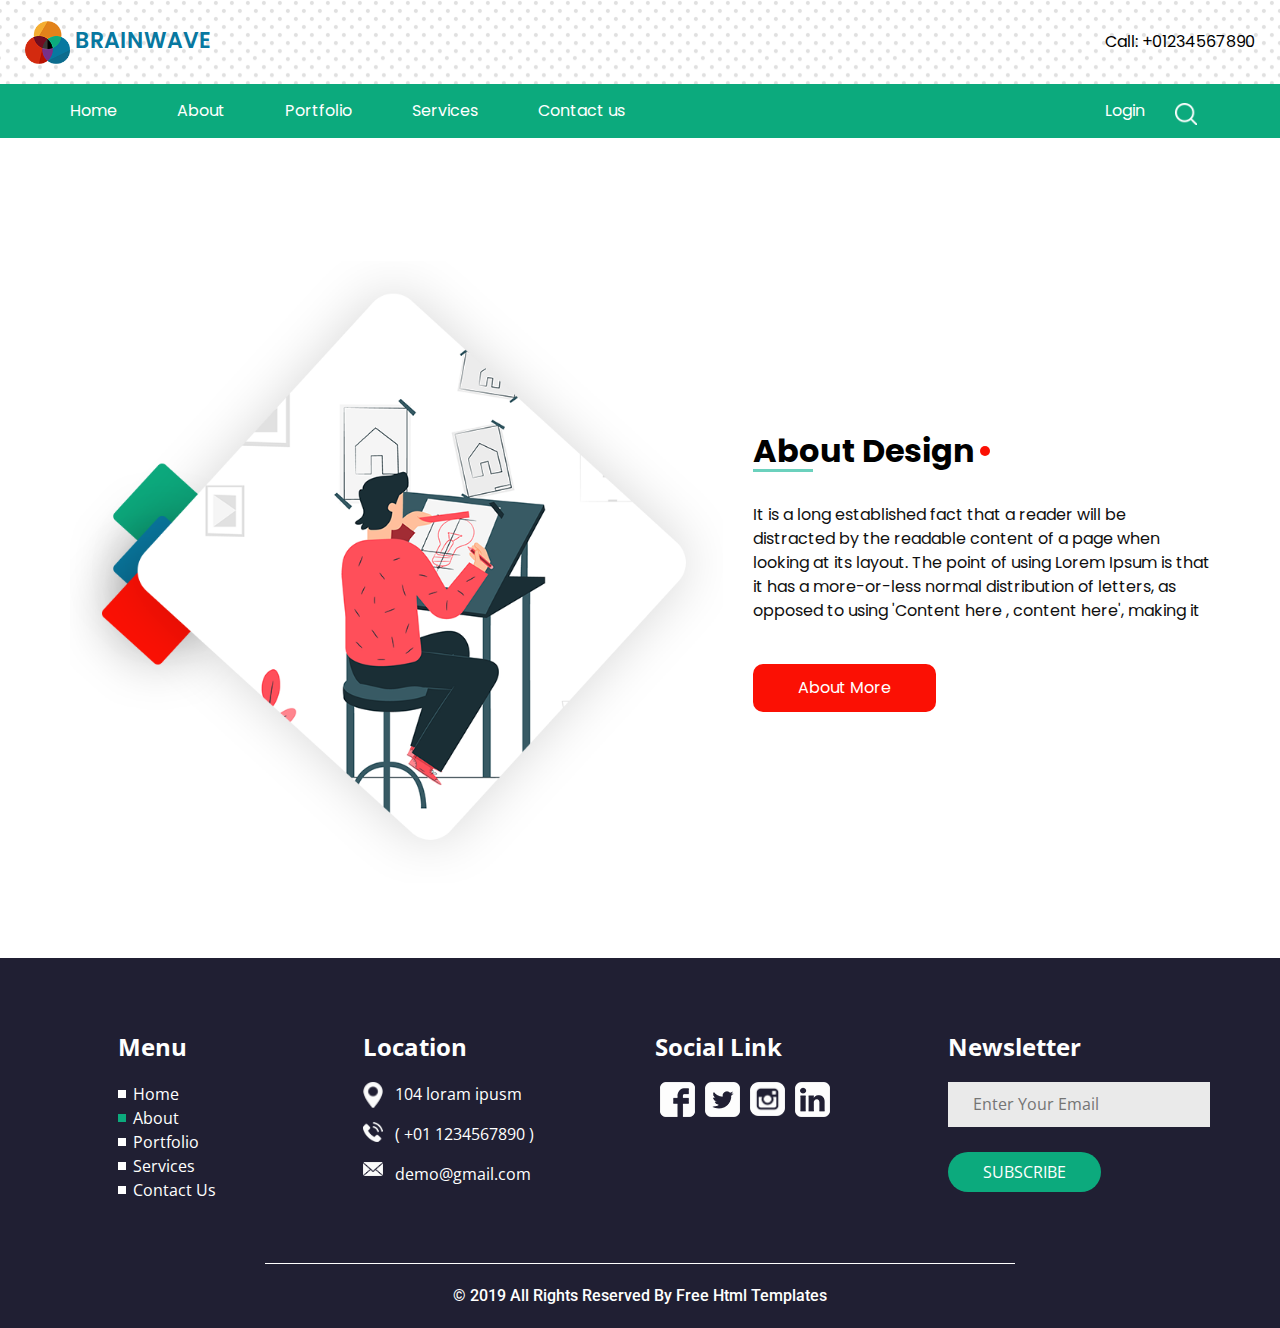
<file: brainwave-html/about.html>
<!DOCTYPE html>
<html lang="en">

<head>
  <!-- Basic -->
  <meta charset="utf-8" />
  <meta http-equiv="X-UA-Compatible" content="IE=edge" />
  <!-- Mobile Metas -->
  <meta name="viewport" content="width=device-width, initial-scale=1, shrink-to-fit=no" />
  <!-- Site Metas -->
  <meta name="keywords" content="" />
  <meta name="description" content="" />
  <meta name="author" content="" />

  <title>Brainwave</title>

  <!-- slider stylesheet -->
  <link rel="stylesheet" type="text/css" href="https://cdnjs.cloudflare.com/ajax/libs/OwlCarousel2/2.1.3/assets/owl.carousel.min.css" />

  <!-- bootstrap core css -->
  <link rel="stylesheet" type="text/css" href="css/bootstrap.css" />

  <!-- fonts style -->
  <link href="https://fonts.googleapis.com/css?family=Open+Sans:400,700|Poppins:400,700|Roboto:400,700&display=swap" rel="stylesheet" />

  <!-- Custom styles for this template -->
  <link href="css/style.css" rel="stylesheet" />
  <!-- responsive style -->
  <link href="css/responsive.css" rel="stylesheet" />
</head>

<body class="sub_page">
  <div class="hero_area">
    <!-- header section strats -->
    <header class="header_section">
      <div class="container-fluid">
        <nav class="navbar navbar-expand-lg custom_nav-container pt-3">
          <a class="navbar-brand" href="index.html">
            <img src="images/logo.png" alt="" />
            <span>
              Brainwave
            </span>
          </a>
          <button class="navbar-toggler" type="button" data-toggle="collapse" data-target="#navbarSupportedContent" aria-controls="navbarSupportedContent" aria-expanded="false" aria-label="Toggle navigation">
            <span class="navbar-toggler-icon"></span>
          </button>

          <div class="collapse navbar-collapse" id="navbarSupportedContent">
            <ul class="navbar-nav ml-auto mr-2">
              <li class="nav-item active">
                <a class="nav-link" href="index.html">Home <span class="sr-only">(current)</span></a>
              </li>
              <li class="nav-item">
                <a class="nav-link" href="about.html">About </a>
              </li>
              <li class="nav-item">
                <a class="nav-link" href="portfolio.html">Portfolio </a>
              </li>
              <li class="nav-item">
                <a class="nav-link" href="service.html">Services</a>
              </li>

              <li class="nav-item">
                <a class="nav-link" href="contact.html">Contact us</a>
              </li>
            </ul>
            <div class="user_option">
              <div class="login_btn-container">
                <a href="">
                  Login
                </a>
              </div>
              <form class="form-inline my-2 my-lg-0">
                <button class="btn  my-2 my-sm-0 nav_search-btn" type="submit"></button>
              </form>
            </div>
          </div>
          <div class="call_btn">
            <a href="">
              Call: +01234567890
            </a>
          </div>
        </nav>
      </div>
    </header>
    <!-- end header section -->


  </div>

  <!-- custom menu -->
  <div class="custom_menu-container">
    <div class="container">
      <div class="custom_menu">
        <ul class="navbar-nav ">
          <li class="nav-item active">
            <a class="nav-link pl-0" href="index.html">Home <span class="sr-only">(current)</span></a>
          </li>
          <li class="nav-item">
            <a class="nav-link" href="about.html">About </a>
          </li>
          <li class="nav-item">
            <a class="nav-link" href="portfolio.html">Portfolio </a>
          </li>
          <li class="nav-item">
            <a class="nav-link" href="service.html">Services</a>
          </li>

          <li class="nav-item">
            <a class="nav-link" href="contact.html">Contact us</a>
          </li>
        </ul>
        <div class="user_option">
          <div class="login_btn-container">
            <a href="">
              Login
            </a>
          </div>
          <form class="form-inline my-2 my-lg-0">
            <button class="btn  my-2 my-sm-0 nav_search-btn" type="submit"></button>
          </form>
        </div>
      </div>
    </div>
  </div>

  <!-- custom menu -->

  <!-- about section -->

  <section class="about_section layout_padding mt-5">
    <div class="container">
      <div class="row">
        <div class="col-md-7">
          <div class="img-box">
            <img src="images/about-img.png" alt="" />
          </div>
        </div>
        <div class="col-md-5">
          <div class="detail-box">
            <div class="custom_heading-container">
              <h2>
                About Design
              </h2>
            </div>

            <p>
              It is a long established fact that a reader will be distracted
              by the readable content of a page when looking at its layout.
              The point of using Lorem Ipsum is that it has a more-or-less
              normal distribution of letters, as opposed to using 'Content
              here , content here', making it
            </p>
            <div>
              <a href="">
                About More
              </a>
            </div>
          </div>
        </div>
      </div>
    </div>
  </section>

  <!-- end about section -->



  <!-- info section -->
  <section class="info_section layout_padding-top layout_padding2-bottom">
    <div class="container">
      <div class="row">
        <div class="col-md-6 col-lg-3">
          <div class="info_links pl-lg-5">
            <h4>
              Menu
            </h4>
            <ul>
              <li>
                <a href="index.html">
                  Home
                </a>
              </li>
              <li class="active">
                <a href="about.html">
                  About
                </a>
              </li>
              <li>
                <a class="" href="portfolio.html">Portfolio </a>
              </li>
              <li>
                <a class="" href="service.html">Services</a>
              </li>
              <li>
                <a href="contact.html">
                  Contact Us
                </a>
              </li>
            </ul>
          </div>
        </div>
        <div class="col-md-6 col-lg-3">
          <div class="info_contact">
            <h4>
              Location
            </h4>
            <div>
              <img src="images/location.png" alt="" />
              <p>
                104 loram ipusm
              </p>
            </div>
            <div>
              <img src="images/telephone.png" alt="" />
              <p>
                ( +01 1234567890 )
              </p>
            </div>
            <div>
              <img src="images/envelope.png" alt="" />
              <p>
                demo@gmail.com
              </p>
            </div>
          </div>
        </div>

        <div class="col-md-6 col-lg-3">
          <div class="info_social">
            <h4>
              Social Link
            </h4>
            <div class="social_container">
              <div>
                <a href="">
                  <img src="images/facebook-logo.png" alt="" />
                </a>
              </div>
              <div>
                <a href="">
                  <img src="images/twitter-logo.png" alt="" />
                </a>
              </div>
              <div>
                <a href="">
                  <img src="images/instagram.png" alt="" />
                </a>
              </div>
              <div>
                <a href="">
                  <img src="images/linkedin-sign.png" alt="" />
                </a>
              </div>
            </div>
          </div>
        </div>
        <div class="col-md-6 col-lg-3">
          <div class="info_form">
            <h4>
              Newsletter
            </h4>
            <form action="#">
              <input type="text" placeholder="Enter Your Email" />
              <button type="submit">
                Subscribe
              </button>
            </form>
          </div>
        </div>
      </div>
    </div>
  </section>

  <!-- end info_section -->

  <!-- footer section -->
  <footer class="container-fluid footer_section">
    <p>
      &copy; 2019 All Rights Reserved By
      <a href="https://html.design/">Free Html Templates</a>
    </p>
  </footer>
  <!-- footer section -->

  <script src="js/jquery-3.4.1.min.js"></script>
  <script src="js/bootstrap.js"></script>
  <script src="js/circles.min.js"></script>
  <script src="js/custom.js"></script>

</body>

</html>
</file>
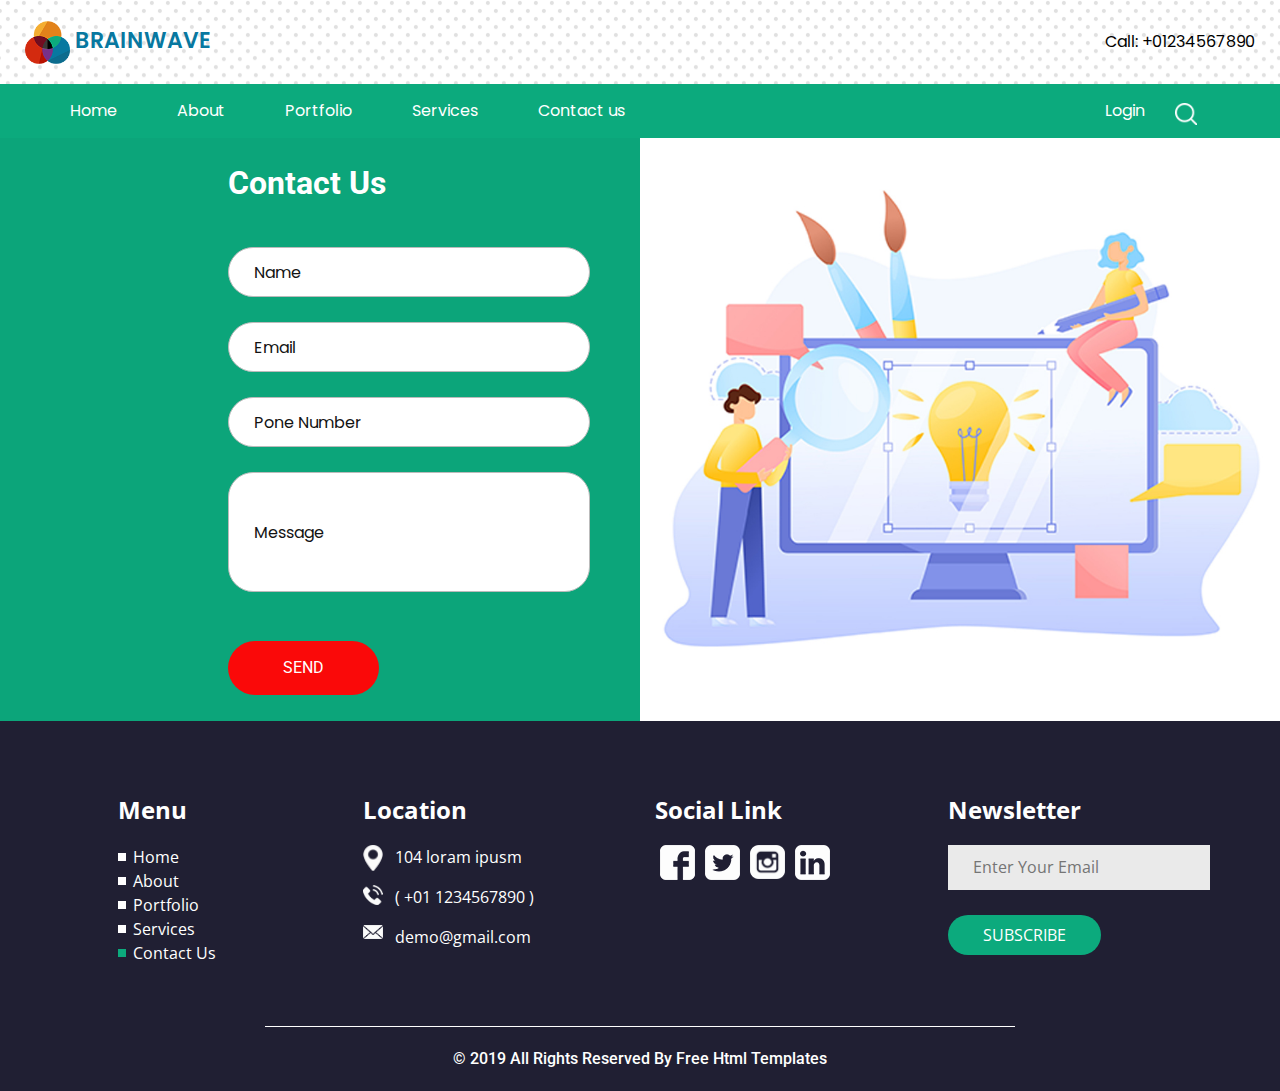
<file: brainwave-html/contact.html>
<!DOCTYPE html>
<html lang="en">

<head>
  <!-- Basic -->
  <meta charset="utf-8" />
  <meta http-equiv="X-UA-Compatible" content="IE=edge" />
  <!-- Mobile Metas -->
  <meta name="viewport" content="width=device-width, initial-scale=1, shrink-to-fit=no" />
  <!-- Site Metas -->
  <meta name="keywords" content="" />
  <meta name="description" content="" />
  <meta name="author" content="" />

  <title>Brainwave</title>

  <!-- slider stylesheet -->
  <link rel="stylesheet" type="text/css" href="https://cdnjs.cloudflare.com/ajax/libs/OwlCarousel2/2.1.3/assets/owl.carousel.min.css" />

  <!-- bootstrap core css -->
  <link rel="stylesheet" type="text/css" href="css/bootstrap.css" />

  <!-- fonts style -->
  <link href="https://fonts.googleapis.com/css?family=Open+Sans:400,700|Poppins:400,700|Roboto:400,700&display=swap" rel="stylesheet" />

  <!-- Custom styles for this template -->
  <link href="css/style.css" rel="stylesheet" />
  <!-- responsive style -->
  <link href="css/responsive.css" rel="stylesheet" />
</head>

<body class="sub_page">
  <div class="hero_area">
    <!-- header section strats -->
    <header class="header_section">
      <div class="container-fluid">
        <nav class="navbar navbar-expand-lg custom_nav-container pt-3">
          <a class="navbar-brand" href="index.html">
            <img src="images/logo.png" alt="" />
            <span>
              Brainwave
            </span>
          </a>
          <button class="navbar-toggler" type="button" data-toggle="collapse" data-target="#navbarSupportedContent" aria-controls="navbarSupportedContent" aria-expanded="false" aria-label="Toggle navigation">
            <span class="navbar-toggler-icon"></span>
          </button>

          <div class="collapse navbar-collapse" id="navbarSupportedContent">
            <ul class="navbar-nav ml-auto mr-2">
              <li class="nav-item active">
                <a class="nav-link" href="index.html">Home <span class="sr-only">(current)</span></a>
              </li>
              <li class="nav-item">
                <a class="nav-link" href="about.html">About </a>
              </li>
              <li class="nav-item">
                <a class="nav-link" href="portfolio.html">Portfolio </a>
              </li>
              <li class="nav-item">
                <a class="nav-link" href="service.html">Services</a>
              </li>

              <li class="nav-item">
                <a class="nav-link" href="contact.html">Contact us</a>
              </li>
            </ul>
            <div class="user_option">
              <div class="login_btn-container">
                <a href="">
                  Login
                </a>
              </div>
              <form class="form-inline my-2 my-lg-0">
                <button class="btn  my-2 my-sm-0 nav_search-btn" type="submit"></button>
              </form>
            </div>
          </div>
          <div class="call_btn">
            <a href="">
              Call: +01234567890
            </a>
          </div>
        </nav>
      </div>
    </header>
    <!-- end header section -->


  </div>

  <!-- custom menu -->
  <div class="custom_menu-container">
    <div class="container">
      <div class="custom_menu">
        <ul class="navbar-nav ">
          <li class="nav-item active">
            <a class="nav-link pl-0" href="index.html">Home <span class="sr-only">(current)</span></a>
          </li>
          <li class="nav-item">
            <a class="nav-link" href="about.html">About </a>
          </li>
          <li class="nav-item">
            <a class="nav-link" href="portfolio.html">Portfolio </a>
          </li>
          <li class="nav-item">
            <a class="nav-link" href="service.html">Services</a>
          </li>

          <li class="nav-item">
            <a class="nav-link" href="contact.html">Contact us</a>
          </li>
        </ul>
        <div class="user_option">
          <div class="login_btn-container">
            <a href="">
              Login
            </a>
          </div>
          <form class="form-inline my-2 my-lg-0">
            <button class="btn  my-2 my-sm-0 nav_search-btn" type="submit"></button>
          </form>
        </div>
      </div>
    </div>
  </div>

  <!-- custom menu -->


  <!-- contact section -->

  <section class="contact_section">
    <div class="container-fluid">
      <div class="row">
        <div class="col-lg-4 offset-lg-2 col-md-5 offset-md-1">
          <h2 class="custom_heading">Contact Us</h2>
          <form action="#">
            <div>
              <input type="text" placeholder="Name" />
            </div>
            <div>
              <input type="email" placeholder="Email" />
            </div>
            <div>
              <input type="text" placeholder="Pone Number" />
            </div>
            <div>
              <input type="text" class="message-box" placeholder="Message" />
            </div>
            <div class="d-flex  mt-4 ">
              <button>
                SEND
              </button>
            </div>
          </form>
        </div>
        <div class="col-md-6 px-0">
          <div class="img-box">
            <img src="images/contact.jpg" alt="" class="w-100" />
          </div>
        </div>
      </div>
    </div>
  </section>

  <!-- end contact section -->

  <!-- info section -->
  <section class="info_section layout_padding-top layout_padding2-bottom">
    <div class="container">
      <div class="row">
        <div class="col-md-6 col-lg-3">
          <div class="info_links pl-lg-5">
            <h4>
              Menu
            </h4>
            <ul>
              <li>
                <a href="index.html">
                  Home
                </a>
              </li>
              <li>
                <a href="about.html">
                  About
                </a>
              </li>
              <li>
                <a class="" href="portfolio.html">Portfolio </a>
              </li>
              <li>
                <a class="" href="service.html">Services</a>
              </li>
              <li class="active">
                <a href="contact.html">
                  Contact Us
                </a>
              </li>
            </ul>
          </div>
        </div>
        <div class="col-md-6 col-lg-3">
          <div class="info_contact">
            <h4>
              Location
            </h4>
            <div>
              <img src="images/location.png" alt="" />
              <p>
                104 loram ipusm
              </p>
            </div>
            <div>
              <img src="images/telephone.png" alt="" />
              <p>
                ( +01 1234567890 )
              </p>
            </div>
            <div>
              <img src="images/envelope.png" alt="" />
              <p>
                demo@gmail.com
              </p>
            </div>
          </div>
        </div>

        <div class="col-md-6 col-lg-3">
          <div class="info_social">
            <h4>
              Social Link
            </h4>
            <div class="social_container">
              <div>
                <a href="">
                  <img src="images/facebook-logo.png" alt="" />
                </a>
              </div>
              <div>
                <a href="">
                  <img src="images/twitter-logo.png" alt="" />
                </a>
              </div>
              <div>
                <a href="">
                  <img src="images/instagram.png" alt="" />
                </a>
              </div>
              <div>
                <a href="">
                  <img src="images/linkedin-sign.png" alt="" />
                </a>
              </div>
            </div>
          </div>
        </div>
        <div class="col-md-6 col-lg-3">
          <div class="info_form">
            <h4>
              Newsletter
            </h4>
            <form action="#">
              <input type="text" placeholder="Enter Your Email" />
              <button type="submit">
                Subscribe
              </button>
            </form>
          </div>
        </div>
      </div>
    </div>
  </section>

  <!-- end info_section -->

  <!-- footer section -->
  <footer class="container-fluid footer_section">
    <p>
      &copy; 2019 All Rights Reserved By
      <a href="https://html.design/">Free Html Templates</a>
    </p>
  </footer>
  <!-- footer section -->

  <script src="js/jquery-3.4.1.min.js"></script>
  <script src="js/bootstrap.js"></script>
  <script src="js/circles.min.js"></script>
  <script src="js/custom.js"></script>

</body>

</html>
</file>
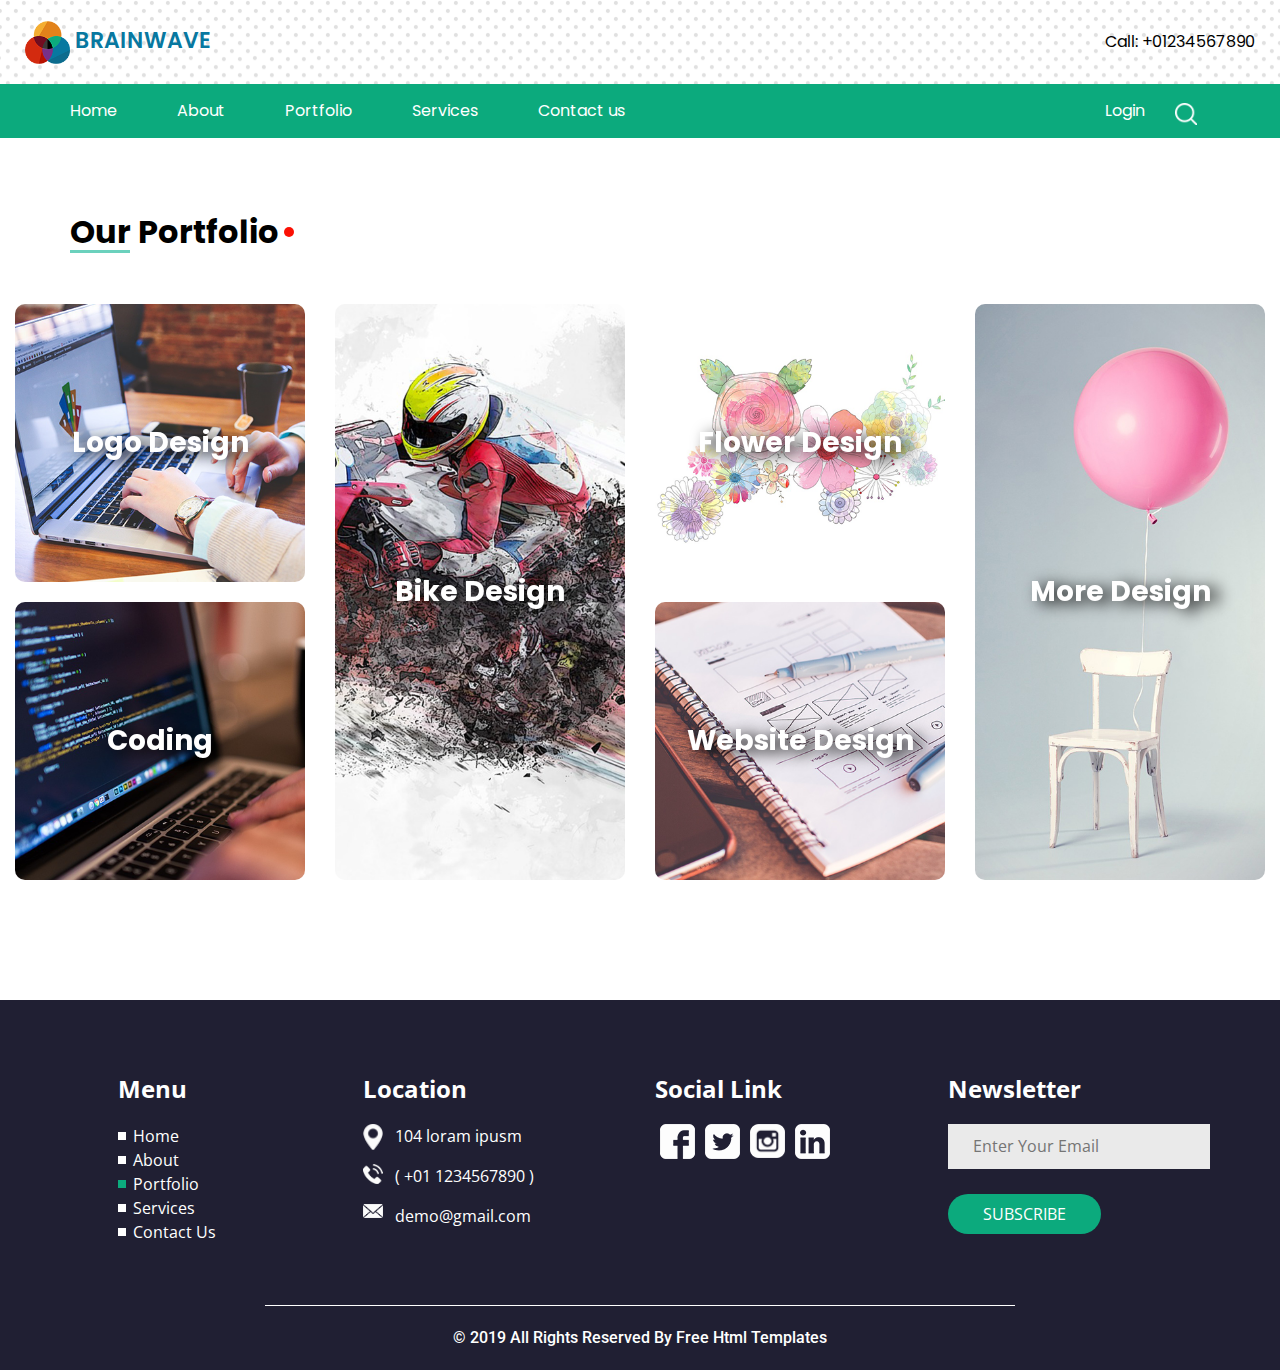
<file: brainwave-html/portfolio.html>
<!DOCTYPE html>
<html lang="en">

<head>
  <!-- Basic -->
  <meta charset="utf-8" />
  <meta http-equiv="X-UA-Compatible" content="IE=edge" />
  <!-- Mobile Metas -->
  <meta name="viewport" content="width=device-width, initial-scale=1, shrink-to-fit=no" />
  <!-- Site Metas -->
  <meta name="keywords" content="" />
  <meta name="description" content="" />
  <meta name="author" content="" />

  <title>Brainwave</title>

  <!-- slider stylesheet -->
  <link rel="stylesheet" type="text/css" href="https://cdnjs.cloudflare.com/ajax/libs/OwlCarousel2/2.1.3/assets/owl.carousel.min.css" />

  <!-- bootstrap core css -->
  <link rel="stylesheet" type="text/css" href="css/bootstrap.css" />

  <!-- fonts style -->
  <link href="https://fonts.googleapis.com/css?family=Open+Sans:400,700|Poppins:400,700|Roboto:400,700&display=swap" rel="stylesheet" />

  <!-- Custom styles for this template -->
  <link href="css/style.css" rel="stylesheet" />
  <!-- responsive style -->
  <link href="css/responsive.css" rel="stylesheet" />
</head>

<body class="sub_page">
  <div class="hero_area">
    <!-- header section strats -->
    <header class="header_section">
      <div class="container-fluid">
        <nav class="navbar navbar-expand-lg custom_nav-container pt-3">
          <a class="navbar-brand" href="index.html">
            <img src="images/logo.png" alt="" />
            <span>
              Brainwave
            </span>
          </a>
          <button class="navbar-toggler" type="button" data-toggle="collapse" data-target="#navbarSupportedContent" aria-controls="navbarSupportedContent" aria-expanded="false" aria-label="Toggle navigation">
            <span class="navbar-toggler-icon"></span>
          </button>

          <div class="collapse navbar-collapse" id="navbarSupportedContent">
            <ul class="navbar-nav ml-auto mr-2">
              <li class="nav-item active">
                <a class="nav-link" href="index.html">Home <span class="sr-only">(current)</span></a>
              </li>
              <li class="nav-item">
                <a class="nav-link" href="about.html">About </a>
              </li>
              <li class="nav-item">
                <a class="nav-link" href="portfolio.html">Portfolio </a>
              </li>
              <li class="nav-item">
                <a class="nav-link" href="service.html">Services</a>
              </li>

              <li class="nav-item">
                <a class="nav-link" href="contact.html">Contact us</a>
              </li>
            </ul>
            <div class="user_option">
              <div class="login_btn-container">
                <a href="">
                  Login
                </a>
              </div>
              <form class="form-inline my-2 my-lg-0">
                <button class="btn  my-2 my-sm-0 nav_search-btn" type="submit"></button>
              </form>
            </div>
          </div>
          <div class="call_btn">
            <a href="">
              Call: +01234567890
            </a>
          </div>
        </nav>
      </div>
    </header>
    <!-- end header section -->


  </div>

  <!-- custom menu -->
  <div class="custom_menu-container">
    <div class="container">
      <div class="custom_menu">
        <ul class="navbar-nav ">
          <li class="nav-item active">
            <a class="nav-link pl-0" href="index.html">Home <span class="sr-only">(current)</span></a>
          </li>
          <li class="nav-item">
            <a class="nav-link" href="about.html">About </a>
          </li>
          <li class="nav-item">
            <a class="nav-link" href="portfolio.html">Portfolio </a>
          </li>
          <li class="nav-item">
            <a class="nav-link" href="service.html">Services</a>
          </li>

          <li class="nav-item">
            <a class="nav-link" href="contact.html">Contact us</a>
          </li>
        </ul>
        <div class="user_option">
          <div class="login_btn-container">
            <a href="">
              Login
            </a>
          </div>
          <form class="form-inline my-2 my-lg-0">
            <button class="btn  my-2 my-sm-0 nav_search-btn" type="submit"></button>
          </form>
        </div>
      </div>
    </div>
  </div>

  <!-- custom menu -->



  <!-- portfolio section -->
  <section class="portfolio_section layout_padding">
    <div class="container">
      <div class="custom_heading-container">
        <h2>
          Our Portfolio
        </h2>
      </div>
    </div>
    <div class="container-fluid">
      <div class="row">
        <div class="col-md-6">
          <div class="row">
            <div class="col-sm-6">
              <div class="box b-1">
                <img src="images/p-1.png" alt="" />
                <h4>
                  Logo Design
                </h4>
              </div>
              <div class="box b-2">
                <img src="images/p-2.png" alt="" />
                <h4>
                  Coding
                </h4>
              </div>
            </div>
            <div class="col-sm-6">
              <div class="box b-3">
                <img src="images/p-3.png" alt="" />
                <h4>
                  Bike Design
                </h4>
              </div>
            </div>
          </div>
        </div>
        <div class="col-md-6">
          <div class="row">
            <div class="col-sm-6">
              <div class="box b-4">
                <img src="images/p-4.png" alt="" />
                <h4>
                  Flower Design
                </h4>
              </div>
              <div class="box b-5">
                <img src="images/p-5.png" alt="" />
                <h4>
                  Website Design
                </h4>
              </div>
            </div>
            <div class="col-sm-6">
              <div class="box b-6">
                <img src="images/p-6.jpg" alt="" />
                <h4>
                  More Design
                </h4>
              </div>
            </div>
          </div>
        </div>
      </div>
    </div>
  </section>

  <!-- end portfolio section -->



  <!-- info section -->
  <section class="info_section layout_padding-top layout_padding2-bottom">
    <div class="container">
      <div class="row">
        <div class="col-md-6 col-lg-3">
          <div class="info_links pl-lg-5">
            <h4>
              Menu
            </h4>
            <ul>
              <li>
                <a href="index.html">
                  Home
                </a>
              </li>
              <li>
                <a href="about.html">
                  About
                </a>
              </li>
              <li class="active">
                <a class="" href="portfolio.html">Portfolio </a>
              </li>
              <li>
                <a class="" href="service.html">Services</a>
              </li>
              <li>
                <a href="contact.html">
                  Contact Us
                </a>
              </li>
            </ul>
          </div>
        </div>
        <div class="col-md-6 col-lg-3">
          <div class="info_contact">
            <h4>
              Location
            </h4>
            <div>
              <img src="images/location.png" alt="" />
              <p>
                104 loram ipusm
              </p>
            </div>
            <div>
              <img src="images/telephone.png" alt="" />
              <p>
                ( +01 1234567890 )
              </p>
            </div>
            <div>
              <img src="images/envelope.png" alt="" />
              <p>
                demo@gmail.com
              </p>
            </div>
          </div>
        </div>

        <div class="col-md-6 col-lg-3">
          <div class="info_social">
            <h4>
              Social Link
            </h4>
            <div class="social_container">
              <div>
                <a href="">
                  <img src="images/facebook-logo.png" alt="" />
                </a>
              </div>
              <div>
                <a href="">
                  <img src="images/twitter-logo.png" alt="" />
                </a>
              </div>
              <div>
                <a href="">
                  <img src="images/instagram.png" alt="" />
                </a>
              </div>
              <div>
                <a href="">
                  <img src="images/linkedin-sign.png" alt="" />
                </a>
              </div>
            </div>
          </div>
        </div>
        <div class="col-md-6 col-lg-3">
          <div class="info_form">
            <h4>
              Newsletter
            </h4>
            <form action="#">
              <input type="text" placeholder="Enter Your Email" />
              <button type="submit">
                Subscribe
              </button>
            </form>
          </div>
        </div>
      </div>
    </div>
  </section>

  <!-- end info_section -->
  <!-- footer section -->
  <footer class="container-fluid footer_section">
    <p>
      &copy; 2019 All Rights Reserved By
      <a href="https://html.design/">Free Html Templates</a>
    </p>
  </footer>
  <!-- footer section -->

  <script src="js/jquery-3.4.1.min.js"></script>
  <script src="js/bootstrap.js"></script>
  <script src="js/circles.min.js"></script>
  <script src="js/custom.js"></script>

</body>

</html>
</file>
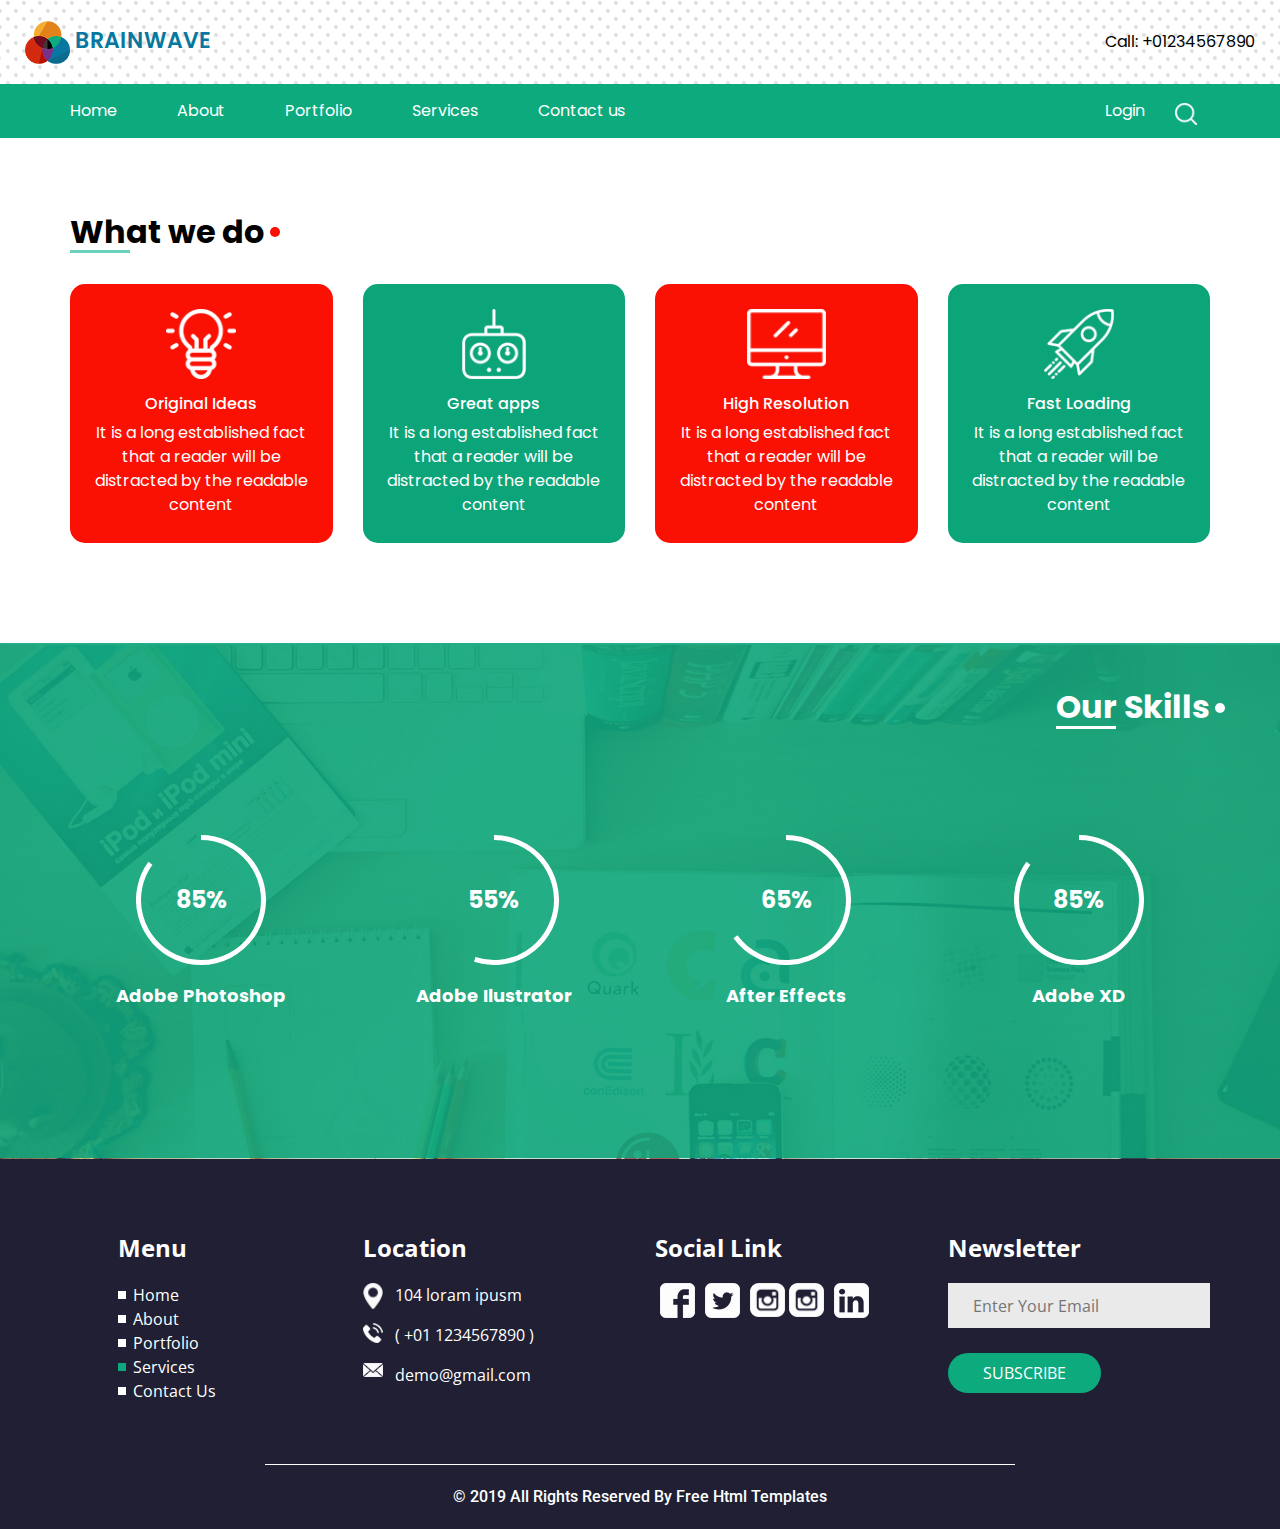
<file: brainwave-html/service.html>
<!DOCTYPE html>
<html lang="en">

<head>
  <!-- Basic -->
  <meta charset="utf-8" />
  <meta http-equiv="X-UA-Compatible" content="IE=edge" />
  <!-- Mobile Metas -->
  <meta name="viewport" content="width=device-width, initial-scale=1, shrink-to-fit=no" />
  <!-- Site Metas -->
  <meta name="keywords" content="" />
  <meta name="description" content="" />
  <meta name="author" content="" />

  <title>Brainwave</title>

  <!-- slider stylesheet -->
  <link rel="stylesheet" type="text/css" href="https://cdnjs.cloudflare.com/ajax/libs/OwlCarousel2/2.1.3/assets/owl.carousel.min.css" />

  <!-- bootstrap core css -->
  <link rel="stylesheet" type="text/css" href="css/bootstrap.css" />

  <!-- fonts style -->
  <link href="https://fonts.googleapis.com/css?family=Open+Sans:400,700|Poppins:400,700|Roboto:400,700&display=swap" rel="stylesheet" />

  <!-- Custom styles for this template -->
  <link href="css/style.css" rel="stylesheet" />
  <!-- responsive style -->
  <link href="css/responsive.css" rel="stylesheet" />
</head>

<body class="sub_page">
  <div class="hero_area">
    <!-- header section strats -->
    <header class="header_section">
      <div class="container-fluid">
        <nav class="navbar navbar-expand-lg custom_nav-container pt-3">
          <a class="navbar-brand" href="index.html">
            <img src="images/logo.png" alt="" />
            <span>
              Brainwave
            </span>
          </a>
          <button class="navbar-toggler" type="button" data-toggle="collapse" data-target="#navbarSupportedContent" aria-controls="navbarSupportedContent" aria-expanded="false" aria-label="Toggle navigation">
            <span class="navbar-toggler-icon"></span>
          </button>

          <div class="collapse navbar-collapse" id="navbarSupportedContent">
            <ul class="navbar-nav ml-auto mr-2">
              <li class="nav-item active">
                <a class="nav-link" href="index.html">Home <span class="sr-only">(current)</span></a>
              </li>
              <li class="nav-item">
                <a class="nav-link" href="about.html">About </a>
              </li>
              <li class="nav-item">
                <a class="nav-link" href="portfolio.html">Portfolio </a>
              </li>
              <li class="nav-item">
                <a class="nav-link" href="service.html">Services</a>
              </li>

              <li class="nav-item">
                <a class="nav-link" href="contact.html">Contact us</a>
              </li>
            </ul>
            <div class="user_option">
              <div class="login_btn-container">
                <a href="">
                  Login
                </a>
              </div>
              <form class="form-inline my-2 my-lg-0">
                <button class="btn  my-2 my-sm-0 nav_search-btn" type="submit"></button>
              </form>
            </div>
          </div>
          <div class="call_btn">
            <a href="">
              Call: +01234567890
            </a>
          </div>
        </nav>
      </div>
    </header>
    <!-- end header section -->


  </div>

  <!-- custom menu -->
  <div class="custom_menu-container">
    <div class="container">
      <div class="custom_menu">
        <ul class="navbar-nav ">
          <li class="nav-item active">
            <a class="nav-link pl-0" href="index.html">Home <span class="sr-only">(current)</span></a>
          </li>
          <li class="nav-item">
            <a class="nav-link" href="about.html">About </a>
          </li>
          <li class="nav-item">
            <a class="nav-link" href="portfolio.html">Portfolio </a>
          </li>
          <li class="nav-item">
            <a class="nav-link" href="service.html">Services</a>
          </li>

          <li class="nav-item">
            <a class="nav-link" href="contact.html">Contact us</a>
          </li>
        </ul>
        <div class="user_option">
          <div class="login_btn-container">
            <a href="">
              Login
            </a>
          </div>
          <form class="form-inline my-2 my-lg-0">
            <button class="btn  my-2 my-sm-0 nav_search-btn" type="submit"></button>
          </form>
        </div>
      </div>
    </div>
  </div>

  <!-- custom menu -->

  <!-- do section -->
  <section class="do_section layout_padding">
    <div class="container">
      <div class="custom_heading-container">
        <h2>
          What we do
        </h2>
      </div>
      <div class="row">
        <div class="col-md-3 col-sm-6">
          <div class="content-box bg-red">
            <div class="img-box">
              <img src="images/idea.png" alt="" />
            </div>
            <div class="detail-box">
              <h6>
                Original Ideas
              </h6>
              <p>
                It is a long established fact that a reader will be distracted
                by the readable content
              </p>
            </div>
          </div>
        </div>
        <div class="col-md-3 col-sm-6">
          <div class="content-box bg-green">
            <div class="img-box">
              <img src="images/controller.png" alt="" />
            </div>
            <div class="detail-box">
              <h6>
                Great apps
              </h6>
              <p>
                It is a long established fact that a reader will be distracted
                by the readable content
              </p>
            </div>
          </div>
        </div>
        <div class="col-md-3 col-sm-6">
          <div class="content-box bg-red">
            <div class="img-box">
              <img src="images/monitor.png" alt="" />
            </div>
            <div class="detail-box">
              <h6>
                High Resolution
              </h6>
              <p>
                It is a long established fact that a reader will be distracted
                by the readable content
              </p>
            </div>
          </div>
        </div>
        <div class="col-md-3 col-sm-6">
          <div class="content-box bg-green">
            <div class="img-box">
              <img src="images/rocket-ship.png" alt="" />
            </div>
            <div class="detail-box">
              <h6>
                Fast Loading
              </h6>
              <p>
                It is a long established fact that a reader will be distracted
                by the readable content
              </p>
            </div>
          </div>
        </div>
      </div>
    </div>
  </section>

  <!-- end do section -->
  <!-- skill section -->

  <section class="skill_section layout_padding2">
    <div class="container">
      <div class="custom_heading-container">
        <h2>
          Our Skills
        </h2>
      </div>
      <div class="skill_padding">
        <div class="row">
          <div class="col-md-3 col-sm-6">
            <div class="box">
              <div class="circle" id="circles-1"></div>
              <h6>
                Adobe Photoshop
              </h6>
            </div>
          </div>
          <div class="col-md-3 col-sm-6">
            <div class="box">
              <div class="circle" id="circles-2"></div>
              <h6>
                Adobe Ilustrator
              </h6>
            </div>
          </div>
          <div class="col-md-3 col-sm-6">
            <div class="box">
              <div class="circle" id="circles-3"></div>
              <h6>
                After Effects
              </h6>
            </div>
          </div>
          <div class="col-md-3 col-sm-6">
            <div class="box">
              <div class="circle" id="circles-4"></div>
              <h6>
                Adobe XD
              </h6>
            </div>
          </div>
        </div>
      </div>
    </div>
  </section>

  <!-- end skill section -->




  <!-- info section -->
  <section class="info_section layout_padding-top layout_padding2-bottom">
    <div class="container">
      <div class="row">
        <div class="col-md-6 col-lg-3">
          <div class="info_links pl-lg-5">
            <h4>
              Menu
            </h4>
            <ul>
              <li>
                <a href="index.html">
                  Home
                </a>
              </li>
              <li>
                <a href="about.html">
                  About
                </a>
              </li>
              <li>
                <a class="" href="portfolio.html">Portfolio </a>
              </li>
              <li class="active">
                <a class="" href="service.html">Services</a>
              </li>
              <li>
                <a href="contact.html">
                  Contact Us
                </a>
              </li>
            </ul>
          </div>
        </div>
        <div class="col-md-6 col-lg-3">
          <div class="info_contact">
            <h4>
              Location
            </h4>
            <div>
              <img src="images/location.png" alt="" />
              <p>
                104 loram ipusm
              </p>
            </div>
            <div>
              <img src="images/telephone.png" alt="" />
              <p>
                ( +01 1234567890 )
              </p>
            </div>
            <div>
              <img src="images/envelope.png" alt="" />
              <p>
                demo@gmail.com
              </p>
            </div>
          </div>
        </div>

        <div class="col-md-6 col-lg-3">
          <div class="info_social">
            <h4>
              Social Link
            </h4>
            <div class="social_container">
              <div>
                <a href="">
                  <img src="images/facebook-logo.png" alt="" />
                </a>
              </div>
              <div>
                <a href="">
                  <img src="images/twitter-logo.png" alt="" />
                </a>
              </div>
              <div>
                <a href="">
                  <img src="images/instagram.png" alt="" />
                  <img src="images/instagram.png" alt="" />
                </a>
              </div>
              <div>
                <a href="">
                  <img src="images/linkedin-sign.png" alt="" />
                </a>
              </div>
            </div>
          </div>
        </div>
        <div class="col-md-6 col-lg-3">
          <div class="info_form">
            <h4>
              Newsletter
            </h4>
            <form action="#">
              <input type="text" placeholder="Enter Your Email" />
              <button type="submit">
                Subscribe
              </button>
            </form>
          </div>
        </div>
      </div>
    </div>
  </section>

  <!-- end info_section -->

  <!-- footer section -->
  <footer class="container-fluid footer_section">
    <p>
      &copy; 2019 All Rights Reserved By
      <a href="https://html.design/">Free Html Templates</a>
    </p>
  </footer>
  <!-- footer section -->

  <script src="js/jquery-3.4.1.min.js"></script>
  <script src="js/bootstrap.js"></script>
  <script src="js/circles.min.js"></script>
  <script src="js/custom.js"></script>

</body>

</html>
</file>
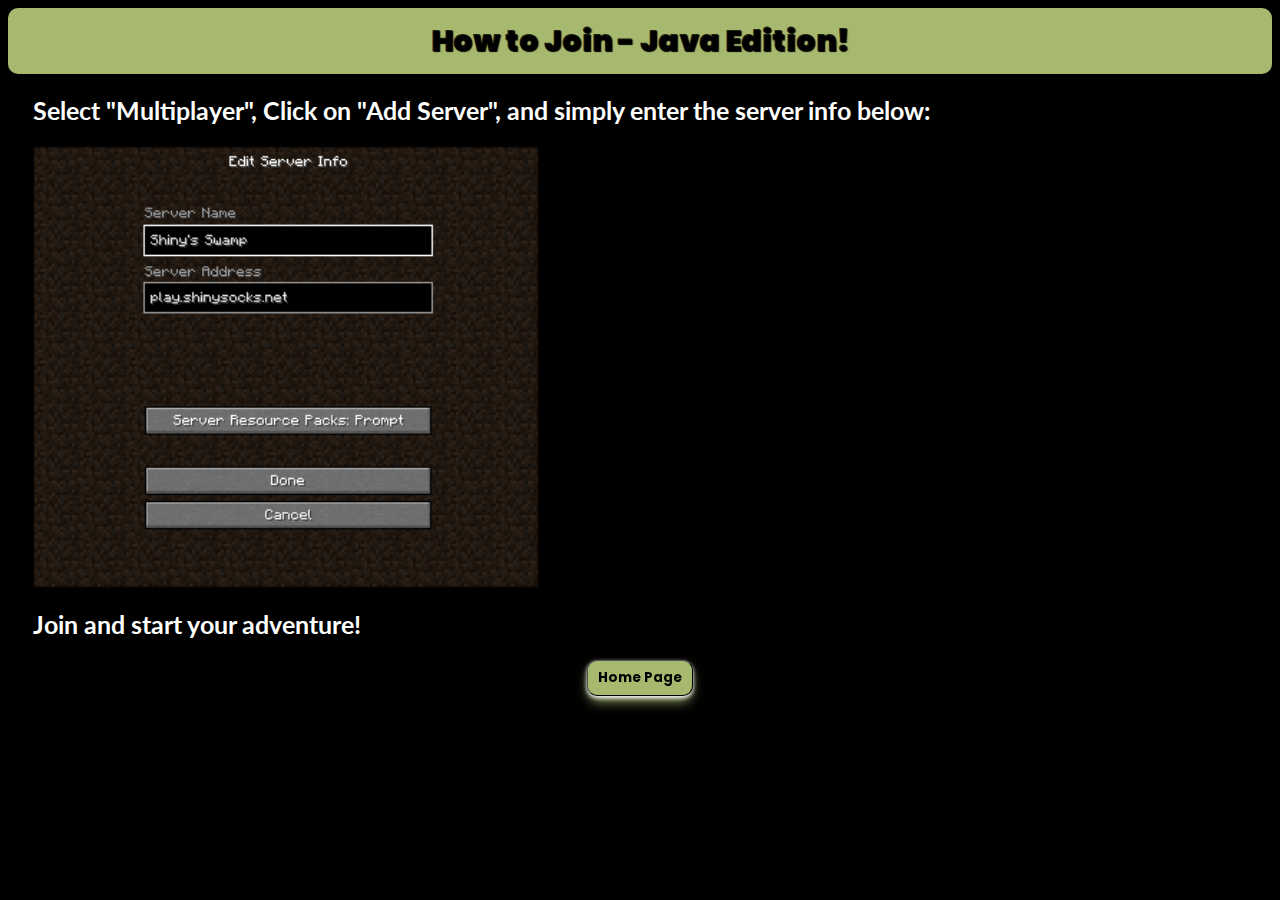
<file: java/java.html>
<!DOCTYPE html>
<html lang="en">
    <head>
        <meta charset="UTF-8">
        <meta http-equiv="X-UA-Compatible" content="IE=edge">
        <meta name="viewport" content="width=device-width, initial-scale=1.0">
        <link rel="icon" href="favicon.ico?" />
        <link rel="stylesheet" href="../styles/style.css" />
        <title>Java - How To Join</title>
    </head>
    <body>
        <div class="sticky">
            How to Join - Java Edition!
        </div>
            <li>
                <h2>
                    Select "Multiplayer", Click on "Add Server", and simply enter the server info below:
                </h2>
                <img id="info-image" src="../images/java.png"
                    alt="java server info" />
            </li>
            <li>
                <h2>
                    Join and start your adventure!
                </h2>
            </li>
        <a href="https://play.shinysocks.net">
            <button class="button" role="button" id="java-home"><b>Home Page</b></button>
        </a>
        <br>
        </body>
    </html>
</file>
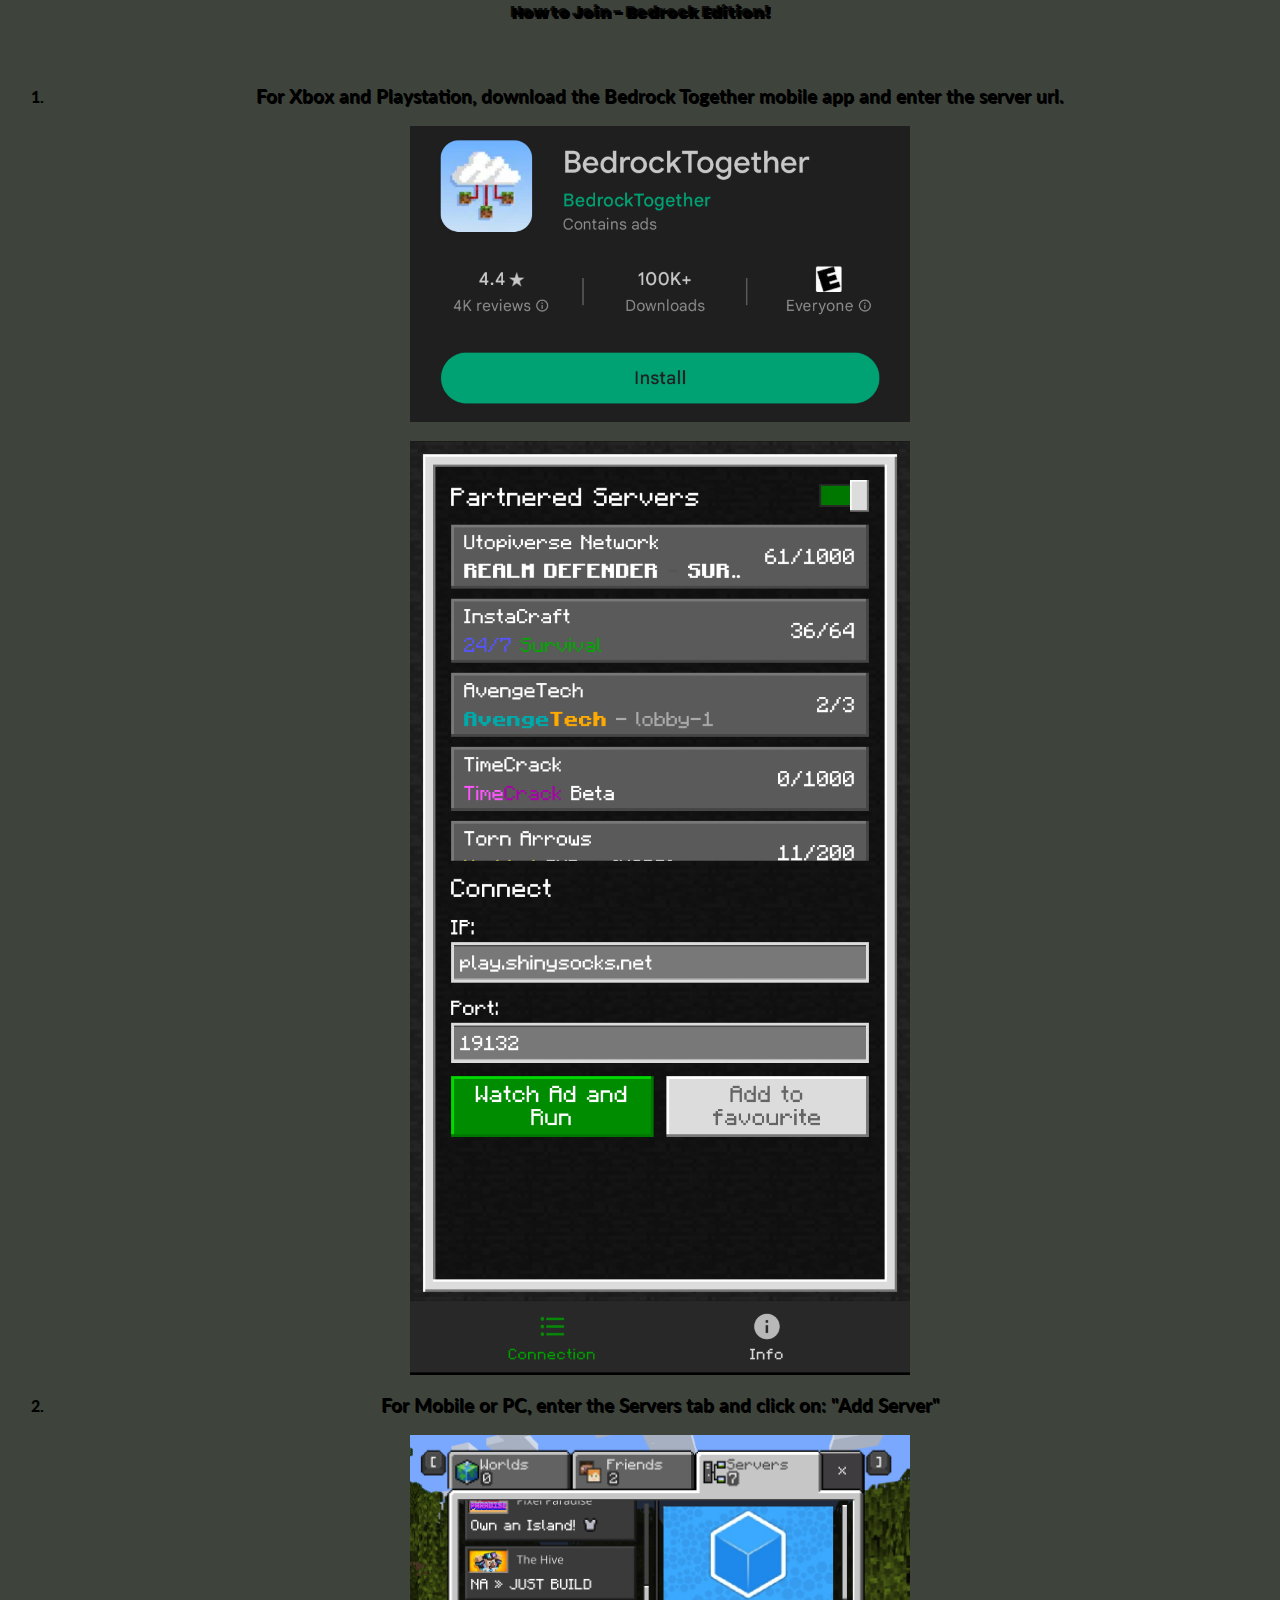
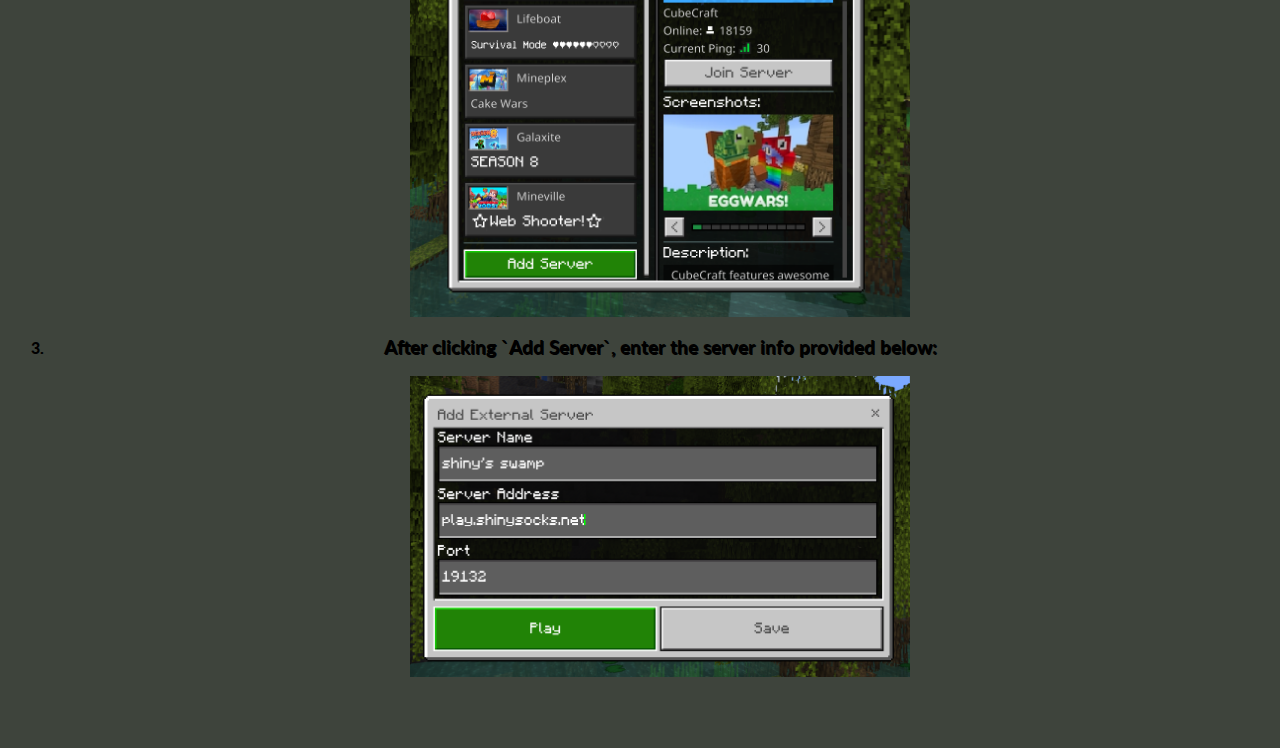
<file: new_src/bedrock.html>
<!DOCTYPE html>
<html lang="en">
<head>
    <meta charset="UTF-8">
    <meta http-equiv="X-UA-Compatible" content="IE=edge">
    <meta name="viewport" content="width=device-width, initial-scale=1.0">
    <link rel="stylesheet" href="assets/css/style.css" />
    <title>Bedrock - How To Join</title>
</head>
<body>
    <div class="sticky">
        How to Join - Bedrock Edition!
    </div>
    <div class="banner">
        <div class="background">
            <ol>
                <li>
                    <h3>
                        For Xbox and Playstation, download the Bedrock Together mobile app and enter the server url.
                    </h3>
                </li>
                <img id="bedrock-together-dl" src="assets/images/bedrocktogether.png" alt="bedrock together download" />
                <br>
                <img id="bedrock-together-ip" src="assets/images/bedrocktogether_ip.png" alt="bedrock together ip" />
                <li>
                    <h3>
                        For Mobile or PC, enter the Servers tab and click on: "Add Server"
                    </h3>
                </li>
                <img id="bedrock-add-server-icon" src="assets/images/bedrock_add.png" alt="bedrock minecraft server add" />
                <li>
                    <h3>
                        After clicking `Add Server`, enter the server info provided below:
                    </h3>
                </li>
                <img id="bedrock-server-info" src="assets/images/bedrock.png" alt="bedrock server info" />
            </ol>
            <br>
            <a href="index.html">
                <button class = "button" role="button" id="bedrock-home">Home Page</button>
            <br>
        </div>
    </div>
</body>
</html>
</file>
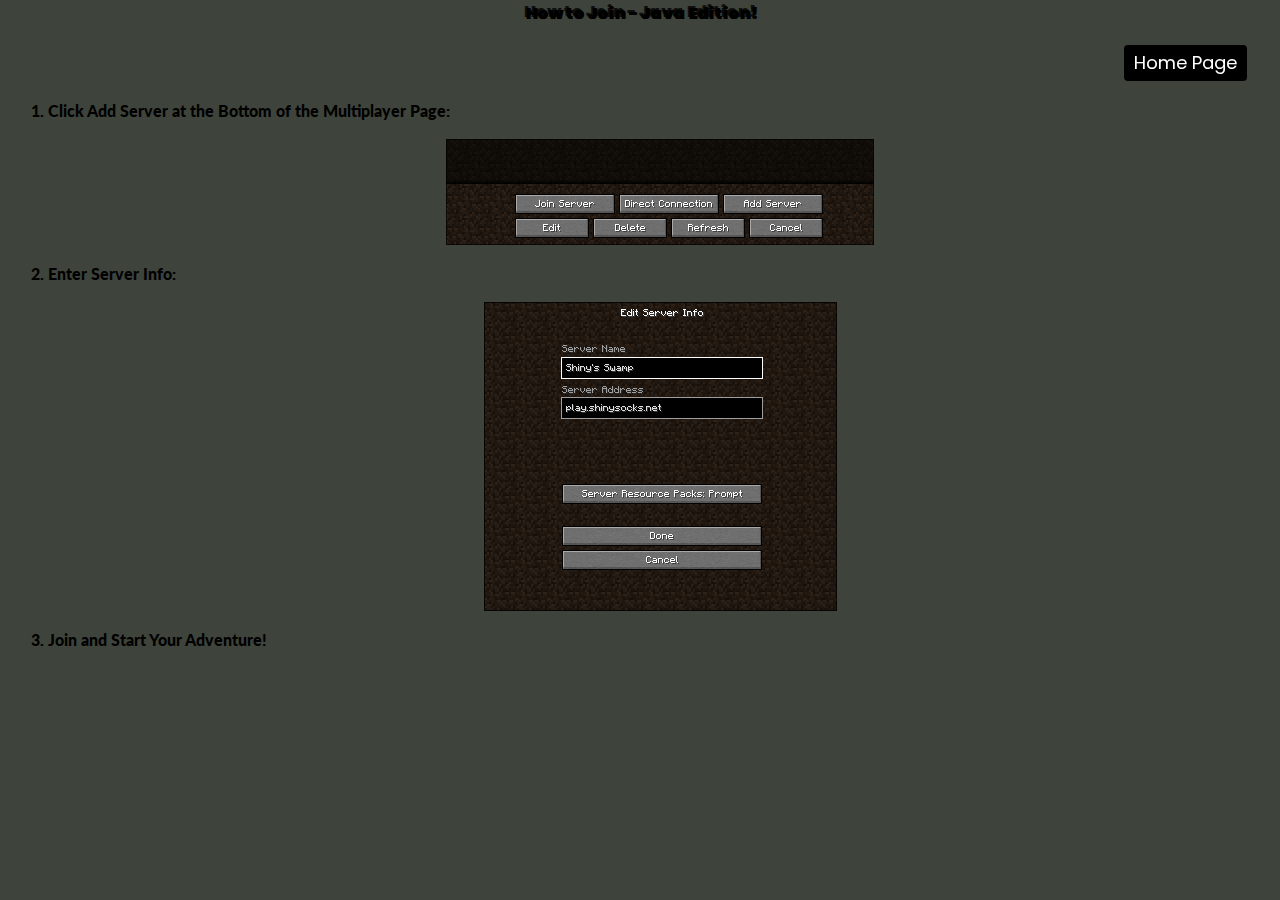
<file: new_src/java.html>
<!DOCTYPE html>
<html lang="en">
<head>
    <meta charset="UTF-8">
    <meta http-equiv="X-UA-Compatible" content="IE=edge">
    <meta name="viewport" content="width=device-width, initial-scale=1.0">
    <link rel="icon" href="favicon.ico?" />
    <link rel="stylesheet" href="assets/css/style.css" />
    <title>Java - How To Join</title>
</head>
<body>
    <div class="sticky">
        How to Join - Java Edition!
    </div>
    <br>
    <div class="banner">
        <div class="background">
            <ol>
                <li>
                    <h id="java-headers">
                    Click Add Server at the Bottom of the Multiplayer Page:
                    </h>
                </li>
                <br>
                <img id="java-add-server-icon" src="assets/images/add-server.png" alt="java add server icon" />
                <br>
                <li>
                    <h id="java-headers">
                        Enter Server Info:
                    </h>
                <br>
                <br>
                    <img id="java-server-info" src="assets/images/java.png" alt="java server info" />
                <br>
                </li>
                <li>
                    <h id="java-headers">
                        Join and Start Your Adventure!
                    </h>
                </li>
            </ol>
            <a href="index.html">
                <button class = "button" role="button" id="java-home">Home Page</button>
            <br>
            <br>
            </div>
        </div>
    </div>
</body>
</html>
</file>
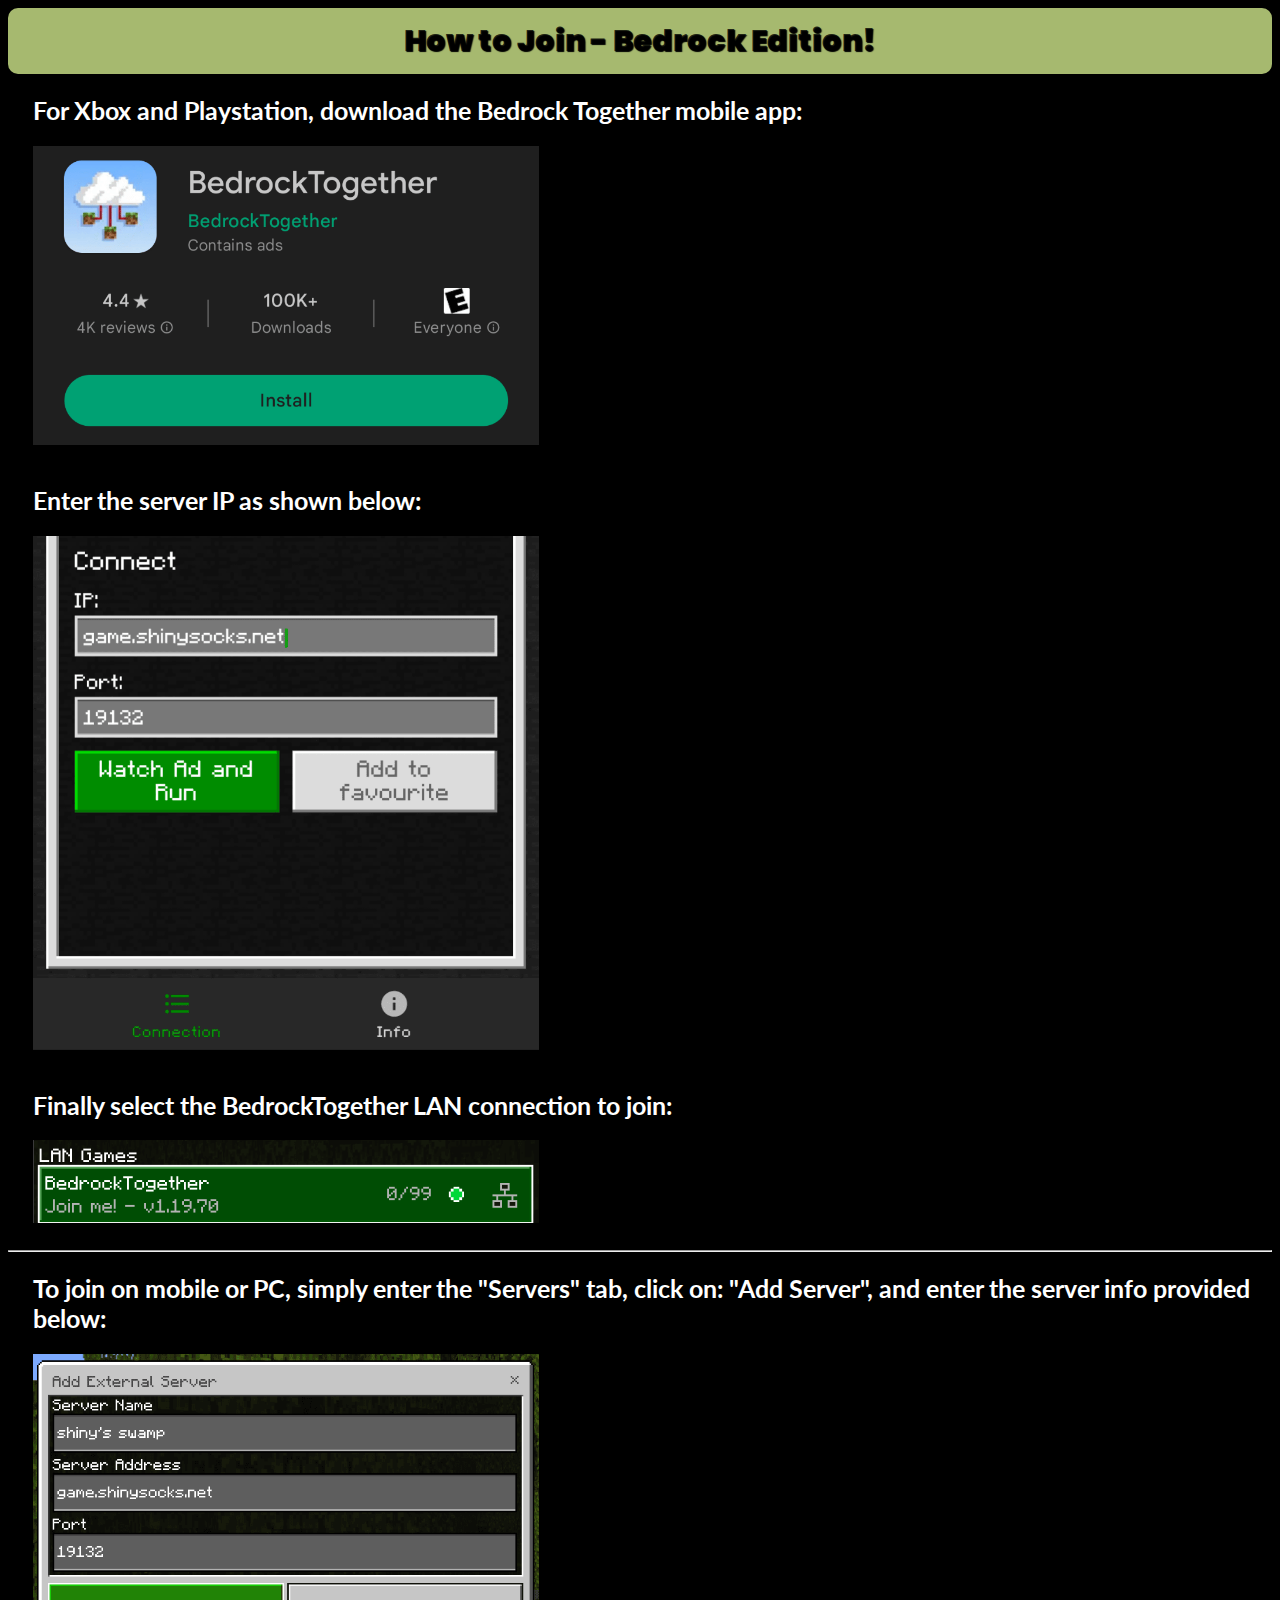
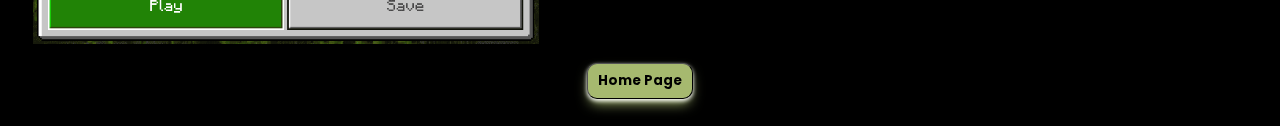
<file: src/bedrock.html>
<!DOCTYPE html>
<html lang="en">
<head>
    <meta charset="UTF-8">
    <meta http-equiv="X-UA-Compatible" content="IE=edge">
    <meta name="viewport" content="width=device-width, initial-scale=1.0">
    <link rel="stylesheet" href="../assets/styles/style.css" />
    <title>Bedrock - How To Join</title>
</head>
<body>
    <div class="sticky">How to Join - Bedrock Edition!</div>
        <li>
            <h2>
                For Xbox and Playstation, download the Bedrock Together mobile app:
            </h2>
        </li>
        <img id="info-image" src="../assets/images/bedrock_together.png" alt="bedrock together download" />
        <br>
        <li>
            <h2>
                Enter the server IP as shown below:
            </h2>
        </li>
        <img id="info-image" src="../assets/images/bedrock_together_ip.png" alt="bedrock together ip" />
        <br>
        <li>
            <h2>
                Finally select the BedrockTogether LAN connection to join:
            </h2>
        </li>
        <img id="info-image" src="../assets/images/bedrock_together_LAN.png" alt="bedrock together LAN" />
        <br>
        <hr>
        <li>
            <h2>
                To join on mobile or PC, simply enter the "Servers" tab, click on: "Add Server", and enter the server info provided below:
            </h2>
        </li>
        <img id="info-image" src="../assets/images/bedrock.png" alt="bedrock server info" />
    <br>
    <a href="https://play.shinysocks.net">
        <button class="button" role="button" id="bedrock-home"><b>Home Page</b></button>
    </a>
    <br>
</body>
</html>
</file>
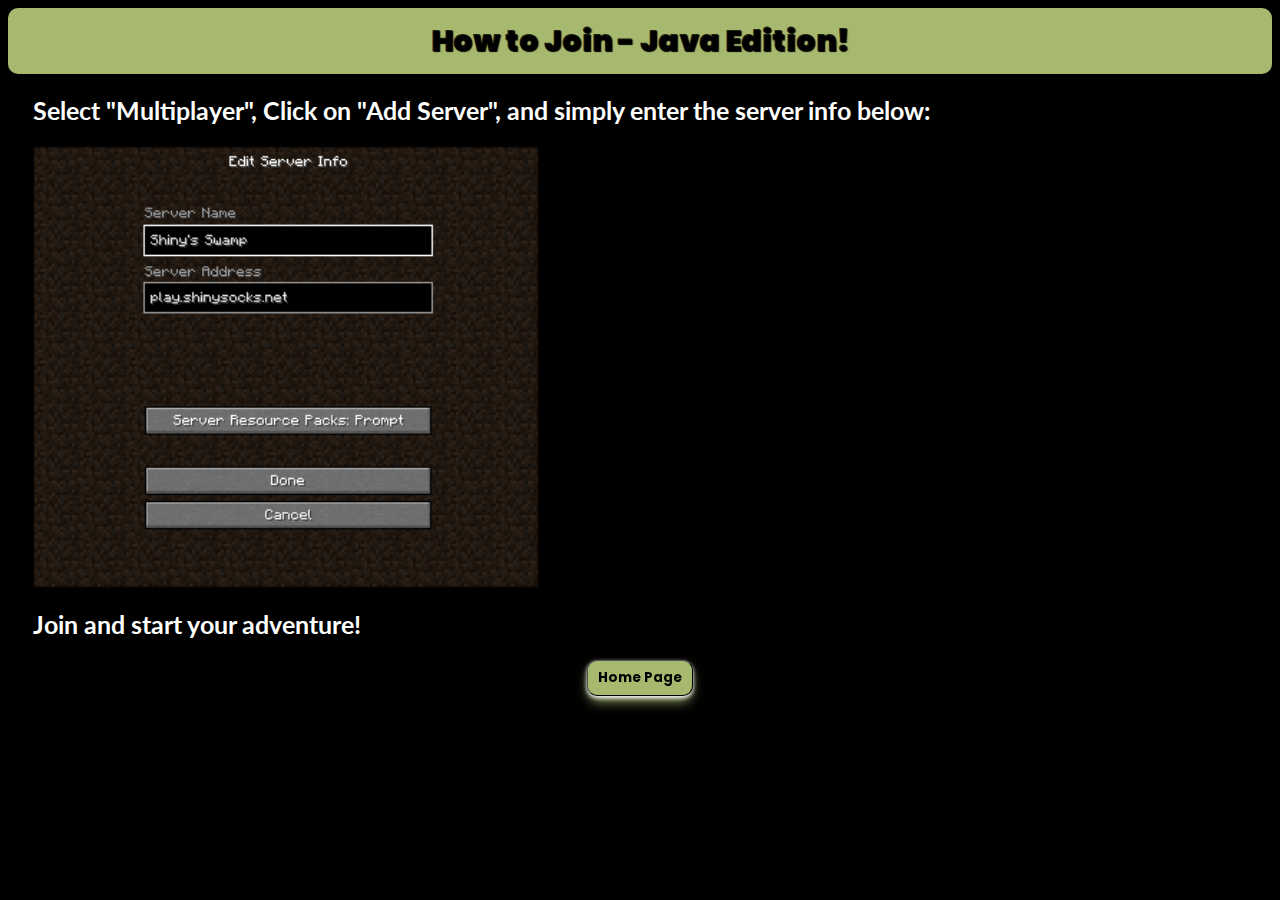
<file: src/java.html>
<!DOCTYPE html>
<html lang="en">
    <head>
        <meta charset="UTF-8">
        <meta http-equiv="X-UA-Compatible" content="IE=edge">
        <meta name="viewport" content="width=device-width, initial-scale=1.0">
        <link rel="icon" href="favicon.ico?" />
        <link rel="stylesheet" href="../assets/styles/style.css" />
        <title>Java - How To Join</title>
    </head>
    <body>
        <div class="sticky">
            How to Join - Java Edition!
        </div>
            <li>
                <h2>
                    Select "Multiplayer", Click on "Add Server", and simply enter the server info below:
                </h2>
                <img id="info-image" src="../assets/images/java.png"
                    alt="java server info" />
            </li>
            <li>
                <h2>
                    Join and start your adventure!
                </h2>
            </li>
        <a href="https://play.shinysocks.net">
            <button class="button" role="button" id="java-home"><b>Home Page</b></button>
        </a>
        <br>
        </body>
    </html>
</file>
<file: styles/style.css>
@import url(https://fonts.googleapis.com/css?family=Lato:400,300,100,700,900);
@import url('https://fonts.googleapis.com/css2?family=Poppins:ital,wght@0,400;0,600;1,200&display=swap');
@font-face {
    font-family: Poppins;
    src: url('https://fonts.googleapis.com/css2?family=Poppins:ital,wght@0,400;0,600;1,200&display=swap');
  }
body{
    background-color: rgb(0, 0, 0);
    font-family: 'Lato';
    font-weight: 900;
    color: rgb(255, 255, 255);
    background-size: 100%;
}
.sticky {
    background-color: rgb(166,185,111);
    font-family: Poppins;
    text-align: center;
    text-shadow: 1px 1px 1px rgb(0, 0, 0);
    font-style: 'Poppins', sans-serif;
    font-size: 30px;
    color: rgba(0, 0, 0, 0.8);
    -webkit-font-smoothing: antialiased;
    z-index: 1;
    top: 5px;
    border-radius: 10px;
    padding: 10px 20px;
}
h2 {
    text-align: left;
    text-shadow: 1px 1px 0px black;
    font-size: 25px;
    color: white;
    padding-left: 25px;
}
p {
    text-align: left;
    color: rgb(255, 255, 255);
    font-family: 'Poppins';
    display:block;
    width: 50%;
    padding-left: 25px;
    text-shadow: 1px 1px 1px black;
}
h3 {
    text-align: center;
    text-shadow: 1px 1px 0px black;
}
.button {
    text-align: center;
    align-items: center;
    appearance: none;
    background-color: rgb(166,185,111);
    border-radius: 10px;
    border-width: 1px;
    box-shadow: rgb(255, 255, 255) 0 2px 4px,rgb(166,185,111) 0 7px 13px -3px,#ffffff00 0 -3px 0 inset;
    box-sizing: border-box;
    color: #000000;
    cursor: pointer;
    display: flex;
    font-family: Poppins;
    height: 36px;
    justify-content: center;
    line-height: 1;
    margin: 0 auto;
    padding: 10px 10px;
    text-decoration: none;
    transition: box-shadow .15s,transform .15s;
    user-select: none;
    -webkit-user-select: none;
    touch-action: manipulation;
    white-space: nowrap;
    will-change: box-shadow,transform;
}
#discord-button {
    position: absolute;
    float: left;
    left: 35px;
}
#java-home {
    bottom: 620px;
    right: 25px;
}
#bedrock-home {
    bottom: 2320px;
    right: 25px;
}
.button:focus {
    box-shadow: #D6D6E7 0 0 0 1.5px inset, rgba(45, 35, 66, 0.4) 0 2px 4px, rgba(45, 35, 66, 0.3) 0 7px 13px -3px, #D6D6E7 0 -3px 0 inset;
  }
  
.button:hover {
    box-shadow: rgba(45, 35, 66, 0.4) 0 4px 8px, rgba(45, 35, 66, 0.3) 0 7px 13px -3px, #D6D6E7 0 -3px 0 inset;
    transform: translateY(-2px);
}
  
.button:active {
    box-shadow: #D6D6E7 0 3px 7px inset;
    transform: translateY(2px);
}
#info-image{
    width: 40%;
    display: block;
    margin-left: 2%;
    font-family: Poppins;
}
#keanu-is-hot {
    width: 50vw;
    display: block;
    margin-left: auto;
    margin-right: auto;
    font-family: Poppins;
    position: relative;
    float: right;
    bottom: 500px;
    z-index: -1;
}
#credits{
    position: relative;
    padding-top: 40px;
    font-size: 12px;
}

#buzzo {
    width: 50px;
    border-radius: 100px;
    margin-left: 30px;
}

ul {
    padding-left: 40px;
    position: relative;
}
a {
    color: rgb(166,185,111);
    text-decoration: none;
    text-shadow: 1px 1px 0.5px black;
}

a:visited {
    color: rgb(166,185,111);
}
@media only screen and (max-width: 1024px) {
    .sticky {
        background-color: rgb(166,185,111);
        font-family: Poppins;
        text-align: center;
        text-shadow: 1px 1px 1px rgb(0, 0, 0);
        font-style: 'Poppins', sans-serif;
        font-size: 30px;
        color: rgba(0, 0, 0, 0.8);
        -webkit-font-smoothing: antialiased;
        z-index: 1;
        top: 5px;
        border-radius: 10px;
    }
    a {
        color: rgb(166,185,111)k;
        text-decoration: none;
        text-shadow: 1px 1px 3px rgb(62,68,60);
    }
    a:visited {
        color: rgb(166,185,111);
    }

    .notthisone {
        color:rgb(0, 0, 0)
    }
    p {
        text-align: center;
        color: rgb(255, 255, 255);
        font-family: 'Poppins';
        padding-left: 10px;
        width: 95%;
        text-shadow: 1px 1px 0.5px black;
    }
    
    h2 {
        text-align: center;
        text-shadow: 0.5px 0.5px 0px black;
        font-size: 25px;
        color: white;
    }
    .button {
        text-align: center;
        align-items: center;
        appearance: none;
        background-color: rgb(166,185,111);
        border-radius: 10px;
        border-width: 1px;
        box-shadow: rgb(255, 255, 255) 0 2px 4px,rgb(94, 85, 85) 0 7px 13px -3px,#ffffff00 0 -3px 0 inset;
        box-sizing: border-box;
        color: #000000;
        cursor: pointer;
        display: flex;
        font-family: Poppins;
        height: 36px;
        justify-content: center;
        line-height: 1;
        list-style: none;
        padding: 10px 10px;
        margin: 0 auto;
        text-decoration: none;
        transition: box-shadow .15s,transform .15s;
        user-select: none;
        -webkit-user-select: none;
        touch-action: manipulation;
        white-space: nowrap;
        will-change: box-shadow,transform;
    }
    #discord-button {
        position: static;
        font-size: 17px;
        float: none;
    }
    #java-home {
        right: 35.6%;
        bottom: 0px; 
        padding: 10px 33%;  
    }
    #bedrock-home {
        right: 35.6%;
        bottom: 0px;    
        padding: 10px 33%;
    }

    .button:focus {
        box-shadow: #D6D6E7 0 0 0 1.5px inset, rgba(45, 35, 66, 0.4) 0 2px 4px, rgba(45, 35, 66, 0.3) 0 7px 13px -3px, #D6D6E7 0 -3px 0 inset;
      }
      
      .button:hover {
        box-shadow: rgba(45, 35, 66, 0.4) 0 4px 8px, rgba(45, 35, 66, 0.3) 0 7px 13px -3px, #D6D6E7 0 -3px 0 inset;
        transform: translateY(-2px);
      }
      
      .button:active {
        box-shadow: hsl(240, 26%, 87%) 0 3px 7px inset;
        transform: translateY(2px);
      }
    #info-image{
        display:block;
        margin-right: auto;
        margin-left: auto;
        width: 90%;
        font-family: Poppins;
    }
    #keanu-is-hot {
        width: 0%;
    }
    ul {
        padding-bottom: 25px;
        padding-top: 25px;
        position: static;
        line-height: 25px;
    }
    #credits {
        position:static;
        font-size: 13px;
        padding-top: 20px;
        width: 100%;
    }

    #buzzo {
        display: block;
        margin-left: auto;
        margin-right: auto;
    }
}
</file>
<file: brainwave-html/css/style.css>
body {
  font-family: 'Poppins', sans-serif;
  color: #101010;
  background-color: #ffffff;
}

.layout_padding {
  padding: 75px 0;
}

.layout_padding2 {
  padding: 45px 0;
}

.layout_padding2-top {
  padding-top: 45px;
}

.layout_padding2-bottom {
  padding-bottom: 45px;
}

.layout_padding-top {
  padding-top: 75px;
}

.layout_padding-bottom {
  padding-bottom: 75px;
}

.custom_heading-container {
  display: -webkit-box;
  display: -ms-flexbox;
  display: flex;
}

.custom_heading-container h2 {
  color: #000000;
  font-weight: 700;
  position: relative;
}

.custom_heading-container h2::before {
  content: "";
  width: 60px;
  height: 3px;
  position: absolute;
  left: 0;
  bottom: -2px;
  background-color: #6bd1bd;
}

.custom_heading-container h2::after {
  content: "";
  width: 10px;
  height: 10px;
  position: absolute;
  top: 50%;
  right: -15px;
  -webkit-transform: translateY(-50%);
          transform: translateY(-50%);
  background-color: #fb1004;
  border-radius: 100%;
}

/*header section*/
.hero_area {
  height: 100vh;
  background-image: url(../images/hero-bg.png);
}

.sub_page .hero_area {
  height: auto;
}

.hero_area.sub_pages {
  height: auto;
}

.header_section .active a {
  color: #0caa7d !important;
}

.header_section .call_btn {
  margin-left: auto;
}

.header_section .call_btn a {
  color: #000000;
}

.header_section .container-fluid {
  padding-right: 25px;
  padding-left: 25px;
}

.header_section .nav_container {
  margin: 0 auto;
}

.custom_nav-container.navbar-expand-lg .navbar-nav .nav-link {
  padding: 10px 30px;
  color: #070101;
  text-align: center;
}

.custom_nav-container .user_option {
  display: -webkit-box;
  display: -ms-flexbox;
  display: flex;
  -webkit-box-orient: vertical;
  -webkit-box-direction: normal;
      -ms-flex-direction: column;
          flex-direction: column;
  -webkit-box-align: center;
      -ms-flex-align: center;
          align-items: center;
}

.custom_nav-container .user_option .login_btn-container a {
  display: inline-block;
  padding: 10px 30px;
  color: #070101;
  text-align: center;
}

a,
a:hover,
a:focus {
  text-decoration: none;
}

a:hover,
a:focus {
  color: initial;
}

.btn,
.btn:focus {
  outline: none !important;
  -webkit-box-shadow: none;
          box-shadow: none;
}

.nav_search-btn {
  background-image: url(../images/search-icon-black.png);
  background-size: 22px;
  background-repeat: no-repeat;
  width: 35px;
  height: 35px;
  padding: 0;
  border: none;
}

.navbar-brand img {
  width: 45px;
}

.navbar-brand,
.navbar-brand:hover {
  color: #0878a0;
  font-size: 22px;
  font-weight: 600;
  text-transform: uppercase;
}

.custom_nav-container {
  z-index: 99999;
  padding: 15px 0;
}

.custom_nav-container .navbar-toggler {
  outline: none;
}

.custom_nav-container .navbar-toggler .navbar-toggler-icon {
  background-image: url(../images/menu.png);
  background-size: 55px;
}

/*end header section*/
.slider_section {
  margin-top: -75px;
}

.slider_section .row {
  -webkit-box-align: center;
      -ms-flex-align: center;
          align-items: center;
}

.slider_section .detail-box h1 {
  font-size: 4rem;
  font-weight: bold;
}

.slider_section .detail-box p {
  margin: 15px 0;
}

.slider_section .detail-box a {
  display: inline-block;
  padding: 10px 45px;
  background-color: #fb1004;
  color: #ffffff;
  border-radius: 0;
  margin-top: 15px;
}

.slider_section .detail-box a:hover {
  background-color: #b00b03;
  color: #ffffff;
}

.slider_section .img-box img {
  width: 100%;
}

.slider_section .carousel-control-prev,
.slider_section .carousel-control-next {
  position: absolute;
  left: 2.5%;
  width: 45px;
  height: 45px;
  border: none;
  top: 47%;
}

.slider_section .carousel-control-prev {
  -webkit-transform: translate(-50%, 55px);
          transform: translate(-50%, 55px);
}

.carousel-control-prev,
.carousel-control-next {
  background-color: #0caa7d;
  background-repeat: no-repeat;
  background-size: 10px;
  background-position: center;
  opacity: 1;
  border-radius: 7px;
}

.carousel-control-prev:hover,
.carousel-control-next:hover {
  background-color: #fb1004;
}

.carousel-control-prev {
  background-image: url(../images/left-arrow-black.png);
}

.carousel-control-prev:hover {
  background-image: url(../images/left-arrow-white.png);
}

.carousel-control-next {
  background-image: url(../images/right-arrow-black.png);
}

.carousel-control-next:hover {
  background-image: url(../images/right-arrow-white.png);
}

.menu_fixed-position {
  position: fixed;
  top: 0;
  width: 100%;
  z-index: 99999999999999999999999999;
}

.custom_menu-container {
  background-color: #0caa7d;
}

.custom_menu-container .custom_menu {
  display: -webkit-box;
  display: -ms-flexbox;
  display: flex;
  -webkit-box-pack: justify;
      -ms-flex-pack: justify;
          justify-content: space-between;
}

.custom_menu-container .custom_menu .navbar-nav {
  display: -webkit-box;
  display: -ms-flexbox;
  display: flex;
  -webkit-box-orient: horizontal;
  -webkit-box-direction: normal;
      -ms-flex-direction: row;
          flex-direction: row;
}

.custom_menu-container .custom_menu .navbar-nav .nav-link {
  padding: 15px 30px;
  color: #ffffff;
  text-align: center;
}

.custom_menu-container .custom_menu .user_option {
  display: -webkit-box;
  display: -ms-flexbox;
  display: flex;
  -webkit-box-align: end;
      -ms-flex-align: end;
          align-items: flex-end;
}

.custom_menu-container .custom_menu .user_option .login_btn-container a {
  display: inline-block;
  padding: 15px 30px;
  color: #ffffff;
  text-align: center;
}

.custom_menu-container .nav_search-btn {
  background-image: url(../images/search-icon.png);
}

.about_section .row {
  -webkit-box-align: center;
      -ms-flex-align: center;
          align-items: center;
}

.about_section .img-box img {
  width: 100%;
}

.about_section .detail-box p {
  margin-top: 25px;
}

.about_section .detail-box a {
  display: inline-block;
  padding: 12px 45px;
  background-color: #fb1004;
  color: #ffffff;
  border-radius: 10px;
  margin-top: 25px;
}

.about_section .detail-box a:hover {
  background-color: #b00b03;
  color: #ffffff;
}

.do_section .content-box {
  color: #ffffff;
  text-align: center;
  padding: 10px 15px;
  border-radius: 15px;
  margin: 25px 0;
}

.do_section .content-box img {
  height: 70px;
  margin: 15px;
}

.do_section .content-box.bg-red {
  background-color: #fb1004;
}

.do_section .content-box.bg-green {
  background-color: #0ca57a;
}

.skill_section {
  background-image: url(../images/skill-bg.jpg);
  background-size: cover;
  background-repeat: no-repeat;
}

.skill_section .row .col-md-3 {
  display: -webkit-box;
  display: -ms-flexbox;
  display: flex;
  -webkit-box-pack: center;
      -ms-flex-pack: center;
          justify-content: center;
  text-align: center;
  color: #ffffff;
  margin: 25px 0;
}

.skill_section .row .col-md-3 h6 {
  font-weight: bold;
  margin-top: 20px;
  font-size: 18px;
}

.skill_section .skill_padding {
  padding: 75px 0;
}

.skill_section .custom_heading-container {
  -webkit-box-pack: end;
      -ms-flex-pack: end;
          justify-content: flex-end;
}

.skill_section .custom_heading-container h2 {
  color: #ffffff;
}

.skill_section .custom_heading-container h2::before, .skill_section .custom_heading-container h2::after {
  background-color: #ffffff;
}

.skill_section .progress_text {
  font-size: 24px !important;
  color: #ffffff;
  font-weight: bold;
}

.portfolio_section .row .col-md-6 {
  margin: 45px 0;
}

.portfolio_section .box {
  position: relative;
  border-radius: 10px;
  overflow: hidden;
}

.portfolio_section .box.b-1, .portfolio_section .box.b-4 {
  margin-bottom: 20px;
}

.portfolio_section .box img {
  width: 100%;
}

.portfolio_section .box h4 {
  position: absolute;
  top: 50%;
  left: 50%;
  -webkit-transform: translate(-50%, -50%);
          transform: translate(-50%, -50%);
  width: 100%;
  text-align: center;
  color: #ffffff;
  font-weight: bold;
  font-size: 28px;
  -webkit-filter: drop-shadow(8px 3px 8px #000000);
          filter: drop-shadow(8px 3px 8px #000000);
}

.client_section .custom_heading-container {
  -webkit-box-pack: center;
      -ms-flex-pack: center;
          justify-content: center;
}

.client_section .client_container {
  display: -webkit-box;
  display: -ms-flexbox;
  display: flex;
  -webkit-box-align: start;
      -ms-flex-align: start;
          align-items: flex-start;
}

.client_section .client_box {
  background-color: #f3f3f3;
  margin-left: 25px;
  margin-right: 25px;
  padding: 25px;
  border-radius: 20px;
}

.client_section .client_box.b-2 {
  margin-top: 135px;
}

.client_section .client_box .client-id {
  display: -webkit-box;
  display: -ms-flexbox;
  display: flex;
  -webkit-box-align: end;
      -ms-flex-align: end;
          align-items: flex-end;
}

.client_section .client_box .client-id .img-box {
  border-radius: 10px;
  overflow: hidden;
}

.client_section .client_box .client-id .img-box img {
  width: 100%;
}

.client_section .client_box .client-id .name {
  margin-left: 10px;
}

.client_section .client_box .client-id .name h5 {
  text-transform: uppercase;
  color: #0caa7d;
  font-weight: bold;
}

.client_section .client_box .detail {
  margin-top: 25px;
}

.client_section .carousel-control-prev,
.client_section .carousel-control-next {
  width: 60PX;
  height: 60PX;
  border-radius: 100%;
  top: 40%;
  background-size: 10px;
}

.client_section .carousel-control-prev {
  left: -75px;
}

.client_section .carousel-control-next {
  right: -75px;
}

.contact_section {
  background-color: #0ca57a;
  color: #fff;
  background-size: cover;
  background-repeat: no-repeat;
}

.contact_section .row {
  -webkit-box-align: center;
      -ms-flex-align: center;
          align-items: center;
}

.contact_section h2 {
  margin-bottom: 45px;
  font-family: 'Roboto', sans-serif;
  font-weight: bold;
}

.contact_section form {
  padding-right: 35px;
}

.contact_section input {
  width: 100%;
  border: 0;
  height: 50px;
  border-radius: 25px;
  margin-bottom: 25px;
  padding-left: 25px;
  background-color: #ffffff;
  border: 1px solid #bbbbbb;
  outline: none;
  color: #101010;
}

.contact_section input::-webkit-input-placeholder {
  color: #131313;
}

.contact_section input:-ms-input-placeholder {
  color: #131313;
}

.contact_section input::-ms-input-placeholder {
  color: #131313;
}

.contact_section input::placeholder {
  color: #131313;
}

.contact_section input.message-box {
  height: 120px;
}

.contact_section button {
  background-color: #fa0909;
  padding: 15px 55px;
  outline: none;
  border: none;
  border-radius: 30px;
  color: #fff;
  font-family: 'Roboto', sans-serif;
}

.contact_section button:hover {
  background-color: #cc0404;
}

.info_section {
  background-color: #201f33;
  color: #ffffff;
  font-family: 'Open Sans', sans-serif;
}

.info_section h4 {
  font-weight: bold;
  margin-bottom: 20px;
}

.info_links ul {
  padding-left: 15px;
}

.info_links ul .active::before {
  background-color: #0caa7d;
}

.info_links ul li {
  list-style-type: none;
  position: relative;
}

.info_links ul li::before {
  content: "";
  left: -15px;
  top: 50%;
  position: absolute;
  width: 8px;
  height: 8px;
  background-color: #ffffff;
  -webkit-transform: translateY(-50%);
          transform: translateY(-50%);
}

.info_links ul li a {
  color: #ffffff;
}

.info_form input {
  width: 100%;
  border: none;
  height: 45px;
  margin-bottom: 25px;
  padding-left: 25px;
  background-color: #eaeaea;
  outline: none;
  color: #101010;
}

.info_form button {
  background-color: #0caa7d;
  padding: 8px 35px;
  outline: none;
  border: none;
  border-radius: 30px;
  color: #fff;
  text-transform: uppercase;
}

.info_form button:hover {
  background-color: #097a5a;
}

.info_social .social_container {
  display: -webkit-box;
  display: -ms-flexbox;
  display: flex;
}

.info_social .social_container a {
  margin: 0 5px;
}

.info_social .social_container a img {
  width: 35px;
}

.info_contact > div {
  display: -webkit-box;
  display: -ms-flexbox;
  display: flex;
  -webkit-box-align: start;
      -ms-flex-align: start;
          align-items: flex-start;
}

.info_contact > div img {
  width: 20px;
  height: auto;
  margin-right: 12px;
}

/* footer section*/
.footer_section {
  background-color: #201f33;
  font-weight: 500;
  font-family: 'Roboto', sans-serif;
}

.footer_section p {
  border-top: 1px solid #ffffff;
  width: 60%;
  color: #ffffff;
  margin: 0 auto;
  text-align: center;
  padding: 20px 35px;
}

.footer_section a {
  color: #ffffff;
}
/*# sourceMappingURL=style.css.map */
</file>
<file: brainwave-html/css/responsive.css>
@media (max-width: 1120px) {
    .contact_section .col-lg-4.offset-lg-2.col-md-5.offset-md-1 {
        margin-top: 45px;
        margin-bottom: 45px;
    }
}

@media (max-width: 992px) {
    .header_section .call_btn {
        display: none;
    }

    .custom_menu-container {
        display: none;
    }

    .slider_section {
        margin: 0;
    }

    .client_section .client_container {
        flex-direction: column;
    }

    .client_section .client_box.b-2 {
        margin-top: 45px;
    }


    .info_section .col-lg-3 {
        margin: 25px auto;
        text-align: center;
    }

    .info_links ul {
        display: flex;
        flex-direction: column;
        align-items: center;
    }

    .info_contact>div {
        justify-content: center;
    }

    .info_social .social_container {
        justify-content: center;
    }

}

@media (max-width: 768px) {
    .hero_area {
        height: auto;
    }

    .slider_section {
        padding: 75px 0;
    }

    .client_section .carousel-control-prev,
    .client_section .carousel-control-next {
        display: none;
    }

    .contact_section form {
        padding: 0;
    }

    .contact_section button {
        margin: auto;
    }


    .footer_section p {
        width: 100%;
    }

    .client_section .client_box {
        margin-left: auto;
        margin-right: auto;
    }

    .slider_section .img-box {
        margin-top: 25px;
    }
}

@media (max-width: 576px) {

    .slider_section .carousel-control-prev,
    .slider_section .carousel-control-next {
        display: none;
    }

    .skill_section .custom_heading-container {
        justify-content: center;
    }

    .slider_section {
        padding: 45px 0;
    }

    .portfolio_section .box {
        margin-bottom: 20px;
    }
}

@media (max-width: 480px) {}

@media (max-width: 420px) {}

@media (max-width: 360px) {}

@media (min-width: 1200px) {
    .container {
        max-width: 1170px;
    }
}

@media (min-width: 992px) {
    .navbar-expand-lg .navbar-collapse {
        display: none !important;
    }
}
</file>
<file: css/style.css>
@import url(https://fonts.googleapis.com/css?family=Lato:400,300,100,700,900);
@import url('https://fonts.googleapis.com/css2?family=Poppins:ital,wght@0,400;0,600;1,200&display=swap');
@font-face {
    font-family: Poppins;
    src: url('https://fonts.googleapis.com/css2?family=Poppins:ital,wght@0,400;0,600;1,200&display=swap');
  }
body{
    background-color: rgb(0, 0, 0);
    font-family: 'Lato';
    font-weight: 900;
    color: rgb(255, 255, 255);
    background-size: 100%;
}
.sticky {
    background-color: rgb(166,185,111);
    font-family: Poppins;
    text-align: center;
    text-shadow: 1px 1px 1px rgb(0, 0, 0);
    font-style: 'Poppins', sans-serif;
    font-size: 30px;
    color: rgba(0, 0, 0, 0.8);
    -webkit-font-smoothing: antialiased;
    z-index: 1;
    top: 5px;
    border-radius: 10px;
    padding: 10px 20px;
}
h2 {
    text-align: left;
    text-shadow: 1px 1px 0px black;
    font-size: 25px;
    color: white;
    padding-left: 25px;
}
p {
    text-align: left;
    color: rgb(255, 255, 255);
    font-family: 'Poppins';
    display:block;
    width: 50%;
    padding-left: 25px;
    text-shadow: 1px 1px 1px black;
}
h3 {
    text-align: center;
    text-shadow: 1px 1px 0px black;
}
.button {
    text-align: center;
    align-items: center;
    appearance: none;
    background-color: rgb(166,185,111);
    border-radius: 10px;
    border-width: 1px;
    box-shadow: rgb(255, 255, 255) 0 2px 4px,rgb(166,185,111) 0 7px 13px -3px,#ffffff00 0 -3px 0 inset;
    box-sizing: border-box;
    color: #000000;
    cursor: pointer;
    display: flex;
    font-family: Poppins;
    height: 36px;
    justify-content: center;
    line-height: 1;
    margin: 0 auto;
    padding: 10px 10px;
    text-decoration: none;
    transition: box-shadow .15s,transform .15s;
    user-select: none;
    -webkit-user-select: none;
    touch-action: manipulation;
    white-space: nowrap;
    will-change: box-shadow,transform;
}
#discord-button {
    position: absolute;
    float: left;
    left: 35px;
}
#java-home {
    bottom: 620px;
    right: 25px;
}
#bedrock-home {
    bottom: 2320px;
    right: 25px;
}
.button:focus {
    box-shadow: #D6D6E7 0 0 0 1.5px inset, rgba(45, 35, 66, 0.4) 0 2px 4px, rgba(45, 35, 66, 0.3) 0 7px 13px -3px, #D6D6E7 0 -3px 0 inset;
  }
  
.button:hover {
    box-shadow: rgba(45, 35, 66, 0.4) 0 4px 8px, rgba(45, 35, 66, 0.3) 0 7px 13px -3px, #D6D6E7 0 -3px 0 inset;
    transform: translateY(-2px);
}
  
.button:active {
    box-shadow: #D6D6E7 0 3px 7px inset;
    transform: translateY(2px);
}
#info-image{
    width: 40%;
    display: block;
    margin-left: 2%;
    font-family: Poppins;
}
#keanu-is-hot {
    width: 50vw;
    display: block;
    margin-left: auto;
    margin-right: auto;
    font-family: Poppins;
    position: relative;
    float: right;
    bottom: 500px;
    z-index: -1;
}
#credits{
    position: relative;
    padding-top: 40px;
    font-size: 12px;
}

#buzzo {
    width: 50px;
    border-radius: 100px;
    margin-left: 30px;
}

ul {
    padding-left: 40px;
    position: relative;
}
a {
    color: rgb(166,185,111);
    text-decoration: none;
    text-shadow: 1px 1px 0.5px black;
}

a:visited {
    color: rgb(166,185,111);
}
@media only screen and (max-width: 1024px) {
    .sticky {
        background-color: rgb(166,185,111);
        font-family: Poppins;
        text-align: center;
        text-shadow: 1px 1px 1px rgb(0, 0, 0);
        font-style: 'Poppins', sans-serif;
        font-size: 30px;
        color: rgba(0, 0, 0, 0.8);
        -webkit-font-smoothing: antialiased;
        z-index: 1;
        top: 5px;
        border-radius: 10px;
    }
    a {
        color: rgb(166,185,111)k;
        text-decoration: none;
        text-shadow: 1px 1px 3px rgb(62,68,60);
    }
    a:visited {
        color: rgb(166,185,111);
    }

    .notthisone {
        color:rgb(0, 0, 0)
    }
    p {
        text-align: center;
        color: rgb(255, 255, 255);
        font-family: 'Poppins';
        padding-left: 10px;
        width: 95%;
        text-shadow: 1px 1px 0.5px black;
    }
    
    h2 {
        text-align: center;
        text-shadow: 0.5px 0.5px 0px black;
        font-size: 25px;
        color: white;
    }
    .button {
        text-align: center;
        align-items: center;
        appearance: none;
        background-color: rgb(166,185,111);
        border-radius: 10px;
        border-width: 1px;
        box-shadow: rgb(255, 255, 255) 0 2px 4px,rgb(94, 85, 85) 0 7px 13px -3px,#ffffff00 0 -3px 0 inset;
        box-sizing: border-box;
        color: #000000;
        cursor: pointer;
        display: flex;
        font-family: Poppins;
        height: 36px;
        justify-content: center;
        line-height: 1;
        list-style: none;
        padding: 10px 10px;
        margin: 0 auto;
        text-decoration: none;
        transition: box-shadow .15s,transform .15s;
        user-select: none;
        -webkit-user-select: none;
        touch-action: manipulation;
        white-space: nowrap;
        will-change: box-shadow,transform;
    }
    #discord-button {
        position: static;
        font-size: 17px;
        float: none;
    }
    #java-home {
        right: 35.6%;
        bottom: 0px; 
        padding: 10px 33%;  
    }
    #bedrock-home {
        right: 35.6%;
        bottom: 0px;    
        padding: 10px 33%;
    }

    .button:focus {
        box-shadow: #D6D6E7 0 0 0 1.5px inset, rgba(45, 35, 66, 0.4) 0 2px 4px, rgba(45, 35, 66, 0.3) 0 7px 13px -3px, #D6D6E7 0 -3px 0 inset;
      }
      
      .button:hover {
        box-shadow: rgba(45, 35, 66, 0.4) 0 4px 8px, rgba(45, 35, 66, 0.3) 0 7px 13px -3px, #D6D6E7 0 -3px 0 inset;
        transform: translateY(-2px);
      }
      
      .button:active {
        box-shadow: hsl(240, 26%, 87%) 0 3px 7px inset;
        transform: translateY(2px);
      }
    #info-image{
        display:block;
        margin-right: auto;
        margin-left: auto;
        width: 90%;
        font-family: Poppins;
    }
    #keanu-is-hot {
        width: 0%;
    }
    ul {
        padding-bottom: 25px;
        padding-top: 25px;
        position: static;
        line-height: 25px;
    }
    #credits {
        position:static;
        font-size: 13px;
        padding-top: 20px;
        width: 100%;
    }

    #buzzo {
        display: block;
        margin-left: auto;
        margin-right: auto;
    }
}
</file>
<file: new_src/assets/css/style.css>
@import url(https://fonts.googleapis.com/css?family=Lato:400,300,100,700,900);
@import url('https://fonts.googleapis.com/css2?family=Poppins:ital,wght@0,400;0,600;1,200&display=swap');
@font-face {
    font-family: Poppins;
    src: url('https://fonts.googleapis.com/css2?family=Poppins:ital,wght@0,400;0,600;1,200&display=swap');
  }
body{
    background-color: rgb(62, 68, 60);
    font-family: 'Lato';
    font-weight: 900;
    color: rgb(0, 0, 0);
}
.sticky {
    font-family: Poppins;
    text-align: center;
    text-shadow: 2px 2px 0px rgb(0, 0, 0), 2px 2px 0px rgb(0, 0, 0);
    font-style: 'Poppins', sans-serif;
    font-size: 100%;
    line-height: 1.15;
    color: rgba(0, 0, 0, 0.8);
    -webkit-font-smoothing: antialiased;
    position: relative;
    top: -25px;
    z-index: 1;
    padding: 20px 20px;
}
p {
    text-align: left;
    color: rgb(0, 0, 0);
    font-family: 'Poppins';
    display:block;
    padding-left: 10px;
}

h3 {
    text-align: center;
    text-shadow: 1px 1px 0px black;
}
.button {
    align-items: center;
    appearance: none;
    background-color: rgb(0, 0, 0);
    border-radius: 4px;
    border-width: 0;
    box-shadow: rgb(255, 255, 255) 0 2px 4px,rgb((166,185,111)) 0 7px 13px -3px,#ffffff00 0 -3px 0 inset;
    box-sizing: border-box;
    color: #ffffff;
    cursor: pointer;
    display: inline-flex;
    font-family: Poppins;
    height: 36px;
    justify-content: center;
    line-height: 1;
    list-style: none;
    padding: 10px 10px;
    position: relative;
    text-align: left;
    text-decoration: none;
    transition: box-shadow .15s,transform .15s;
    user-select: none;
    -webkit-user-select: none;
    touch-action: manipulation;
    white-space: nowrap;
    will-change: box-shadow,transform;
    font-size: 18px;
}
#discord-button {
    float: right;
}
#java-home {
    float: right;
    bottom: 620px;
    right: 25px;
}
#bedrock-home {
    float: right;
    bottom: 2360px;
    right: 25px;
}
.button:focus {
    box-shadow: #D6D6E7 0 0 0 1.5px inset, rgba(45, 35, 66, 0.4) 0 2px 4px, rgba(45, 35, 66, 0.3) 0 7px 13px -3px, #D6D6E7 0 -3px 0 inset;
  }
  
  .button:hover {
    box-shadow: rgba(45, 35, 66, 0.4) 0 4px 8px, rgba(45, 35, 66, 0.3) 0 7px 13px -3px, #D6D6E7 0 -3px 0 inset;
    transform: translateY(-2px);
  }
  
  .button:active {
    box-shadow: #D6D6E7 0 3px 7px inset;
    transform: translateY(2px);
  }

#swamp-icon{
    padding: 20px;
    width: 300px;
    position: relative;
    right: -900px;
    bottom: 280px;
}
#java-add-server-icon{
    display: block;
    margin-right: auto;
    margin-left: auto;
}
#java-server-info{
    display:block;
    margin-right: auto;
    margin-left: auto;
}
#bedrock-add-server-icon{
    width: 500px;
    display: block;
    margin-left: auto;
    margin-right: auto;
}
#bedrock-server-info{
    width: 500px;
    display: block;
    margin-left: auto;
    margin-right: auto;
    font-family: Poppins;
}
#bedrock-together-dl{
    width: 500px;
    display: block;
    margin-left: auto;
    margin-right: auto;
    font-family: Poppins;
}
#bedrock-together-ip{
    width: 500px;
    display: block;
    margin-left: auto;
    margin-right: auto;
    font-family: Poppins;
}
ul {
    padding-bottom: 25px;
    padding-top: 25px;
    padding-left: 40px;
    position: relative;
    bottom: 400px;
}

@media only screen and (max-width: 1024px) {
    body {
        background-color: rgb(255, 255, 255);
        font-family: 'Lato';
        font-weight: 900;
        color: rgb(0, 0, 0);
    }
    .sticky {
        font-family: Poppins;
        text-align: center;
        text-shadow: 1px 1px 0px rgb(0, 0, 0);
        font-style: 'Poppins', sans-serif;
        font-size: 30px;
        color: rgba(0, 0, 0, 0.8);
        -webkit-font-smoothing: antialiased;
        position: relative;
        top: 10px;
        z-index: 1;
    }
    p {
        text-align: left;
        color: rgb(0, 0, 0);
        font-family: 'Poppins';
        display:block;
        padding-left: 10px;
    }
    
    h3 {
        text-align: center;
        text-shadow: 1px 1px 0px black;
    }
    .button {
        align-items: center;
        appearance: none;
        background-color: rgb(0, 0, 0);
        border-radius: 4px;
        border-width: 0;
        box-shadow: rgb(255, 255, 255) 0 2px 4px,rgb((166,185,111)) 0 7px 13px -3px,#ffffff00 0 -3px 0 inset;
        box-sizing: border-box;
        color: #ffffff;
        cursor: pointer;
        display: inline-flex;
        font-family: Poppins;
        height: 36px;
        justify-content: center;
        line-height: 1;
        list-style: none;
        padding: 10px 10px;
        text-decoration: none;
        transition: box-shadow .15s,transform .15s;
        user-select: none;
        -webkit-user-select: none;
        touch-action: manipulation;
        white-space: nowrap;
        will-change: box-shadow,transform;
    }
    #discord-button {
        display:inline-block;
        text-align: center;
        bottom: 0px;    
        right: 35.6%;
        }
    #java-home {
        display:inline-block;
        text-align: center;
        right: 35.6%;
        bottom: 0px;    
    }
    #bedrock-home {
        display:inline-block;
        text-align: center;
        right: 35.6%;
        bottom: 0px;    
    }

    .button:focus {
        box-shadow: #D6D6E7 0 0 0 1.5px inset, rgba(45, 35, 66, 0.4) 0 2px 4px, rgba(45, 35, 66, 0.3) 0 7px 13px -3px, #D6D6E7 0 -3px 0 inset;
      }
      
      .button:hover {
        box-shadow: rgba(45, 35, 66, 0.4) 0 4px 8px, rgba(45, 35, 66, 0.3) 0 7px 13px -3px, #D6D6E7 0 -3px 0 inset;
        transform: translateY(-2px);
      }
      
      .button:active {
        box-shadow: hsl(240, 26%, 87%) 0 3px 7px inset;
        transform: translateY(2px);
      }

    #java-add-server-icon{
        margin-left: 0;
        margin-right: 0;
        width: 95%;
    }
    #java-server-info{
        display:block;
        margin-right: 0;
        margin-left: 0;
        width: 95%;
    }
    #bedrock-add-server-icon{
        display:block;
        margin-right: 0;
        margin-left: 0;
        width: 95%;
    }
    #bedrock-server-info{
        display:block;
        margin-right: 0;
        margin-left: 0;
        width: 95%;
    }
    #bedrock-together-dl{
        display:block;
        margin-right: 0;
        margin-left: 0;
        width: 95%;
    }
    #bedrock-together-ip{
        display:block;
        margin-right: 0;
        margin-left: 0;
        width: 95%;
    }
    ul {
        top: 10px;
        right: 15px;
         
    }
    #credits {
        font-size: 12px;
        text-align: center;
        line-height: 0.2px;
    }

    .java-headers {
        float: left;
    }
}
</file>
<file: assets/styles/style.css>
@import url(https://fonts.googleapis.com/css?family=Lato:400,300,100,700,900);
@import url('https://fonts.googleapis.com/css2?family=Poppins:ital,wght@0,400;0,600;1,200&display=swap');
@font-face {
    font-family: Poppins;
    src: url('https://fonts.googleapis.com/css2?family=Poppins:ital,wght@0,400;0,600;1,200&display=swap');
  }
body{
    background-color: rgb(0, 0, 0);
    font-family: 'Lato';
    font-weight: 900;
    color: rgb(255, 255, 255);
    background-size: 100%;
}
.sticky {
    background-color: rgb(166,185,111);
    font-family: Poppins;
    text-align: center;
    text-shadow: 1px 1px 1px rgb(0, 0, 0);
    font-style: 'Poppins', sans-serif;
    font-size: 30px;
    color: rgba(0, 0, 0, 0.8);
    -webkit-font-smoothing: antialiased;
    z-index: 1;
    top: 5px;
    border-radius: 10px;
    padding: 10px 20px;
}
h2 {
    text-align: left;
    text-shadow: 1px 1px 0px black;
    font-size: 25px;
    color: white;
    padding-left: 25px;
}
p {
    text-align: left;
    color: rgb(255, 255, 255);
    font-family: 'Poppins';
    display:block;
    width: 50%;
    padding-left: 25px;
    text-shadow: 1px 1px 1px black;
}
h3 {
    text-align: center;
    text-shadow: 1px 1px 0px black;
}
.button {
    text-align: center;
    align-items: center;
    appearance: none;
    background-color: rgb(166,185,111);
    border-radius: 10px;
    border-width: 1px;
    box-shadow: rgb(255, 255, 255) 0 2px 4px,rgb(166,185,111) 0 7px 13px -3px,#ffffff00 0 -3px 0 inset;
    box-sizing: border-box;
    color: #000000;
    cursor: pointer;
    display: flex;
    font-family: Poppins;
    height: 36px;
    justify-content: center;
    line-height: 1;
    margin: 0 auto;
    padding: 10px 10px;
    text-decoration: none;
    transition: box-shadow .15s,transform .15s;
    user-select: none;
    -webkit-user-select: none;
    touch-action: manipulation;
    white-space: nowrap;
    will-change: box-shadow,transform;
}
#discord-button {
    position: absolute;
    float: left;
    left: 35px;
}
#java-home {
    bottom: 620px;
    right: 25px;
}
#bedrock-home {
    bottom: 2320px;
    right: 25px;
}
.button:focus {
    box-shadow: #D6D6E7 0 0 0 1.5px inset, rgba(45, 35, 66, 0.4) 0 2px 4px, rgba(45, 35, 66, 0.3) 0 7px 13px -3px, #D6D6E7 0 -3px 0 inset;
  }
  
.button:hover {
    box-shadow: rgba(45, 35, 66, 0.4) 0 4px 8px, rgba(45, 35, 66, 0.3) 0 7px 13px -3px, #D6D6E7 0 -3px 0 inset;
    transform: translateY(-2px);
}
  
.button:active {
    box-shadow: #D6D6E7 0 3px 7px inset;
    transform: translateY(2px);
}
#info-image{
    width: 40%;
    display: block;
    margin-left: 2%;
    font-family: Poppins;
}
#keanu-is-hot {
    width: 50vw;
    display: block;
    margin-left: auto;
    margin-right: auto;
    font-family: Poppins;
    position: relative;
    float: right;
    bottom: 500px;
    z-index: -1;
}
#credits{
    position: relative;
    padding-top: 40px;
    font-size: 12px;
}

#buzzo {
    width: 50px;
    border-radius: 100px;
    margin-left: 30px;
}

ul {
    padding-left: 40px;
    position: relative;
}
a {
    color: rgb(166,185,111);
    text-decoration: none;
    text-shadow: 1px 1px 0.5px black;
}

a:visited {
    color: rgb(166,185,111);
}
@media only screen and (max-width: 1024px) {
    .sticky {
        background-color: rgb(166,185,111);
        font-family: Poppins;
        text-align: center;
        text-shadow: 1px 1px 1px rgb(0, 0, 0);
        font-style: 'Poppins', sans-serif;
        font-size: 30px;
        color: rgba(0, 0, 0, 0.8);
        -webkit-font-smoothing: antialiased;
        z-index: 1;
        top: 5px;
        border-radius: 10px;
    }
    a {
        color: rgb(166,185,111)k;
        text-decoration: none;
        text-shadow: 1px 1px 3px rgb(62,68,60);
    }
    a:visited {
        color: rgb(166,185,111);
    }

    .notthisone {
        color:rgb(0, 0, 0)
    }
    p {
        text-align: center;
        color: rgb(255, 255, 255);
        font-family: 'Poppins';
        padding-left: 10px;
        width: 95%;
        text-shadow: 1px 1px 0.5px black;
    }
    
    h2 {
        text-align: center;
        text-shadow: 0.5px 0.5px 0px black;
        font-size: 25px;
        color: white;
    }
    .button {
        text-align: center;
        align-items: center;
        appearance: none;
        background-color: rgb(166,185,111);
        border-radius: 10px;
        border-width: 1px;
        box-shadow: rgb(255, 255, 255) 0 2px 4px,rgb(94, 85, 85) 0 7px 13px -3px,#ffffff00 0 -3px 0 inset;
        box-sizing: border-box;
        color: #000000;
        cursor: pointer;
        display: flex;
        font-family: Poppins;
        height: 36px;
        justify-content: center;
        line-height: 1;
        list-style: none;
        padding: 10px 10px;
        margin: 0 auto;
        text-decoration: none;
        transition: box-shadow .15s,transform .15s;
        user-select: none;
        -webkit-user-select: none;
        touch-action: manipulation;
        white-space: nowrap;
        will-change: box-shadow,transform;
    }
    #discord-button {
        position: static;
        font-size: 17px;
        float: none;
    }
    #java-home {
        right: 35.6%;
        bottom: 0px; 
        padding: 10px 33%;  
    }
    #bedrock-home {
        right: 35.6%;
        bottom: 0px;    
        padding: 10px 33%;
    }

    .button:focus {
        box-shadow: #D6D6E7 0 0 0 1.5px inset, rgba(45, 35, 66, 0.4) 0 2px 4px, rgba(45, 35, 66, 0.3) 0 7px 13px -3px, #D6D6E7 0 -3px 0 inset;
      }
      
      .button:hover {
        box-shadow: rgba(45, 35, 66, 0.4) 0 4px 8px, rgba(45, 35, 66, 0.3) 0 7px 13px -3px, #D6D6E7 0 -3px 0 inset;
        transform: translateY(-2px);
      }
      
      .button:active {
        box-shadow: hsl(240, 26%, 87%) 0 3px 7px inset;
        transform: translateY(2px);
      }
    #info-image{
        display:block;
        margin-right: auto;
        margin-left: auto;
        width: 90%;
        font-family: Poppins;
    }
    #keanu-is-hot {
        width: 0%;
    }
    ul {
        padding-bottom: 25px;
        padding-top: 25px;
        position: static;
        line-height: 25px;
    }
    #credits {
        position:static;
        font-size: 13px;
        padding-top: 20px;
        width: 100%;
    }

    #buzzo {
        display: block;
        margin-left: auto;
        margin-right: auto;
    }
}
</file>
